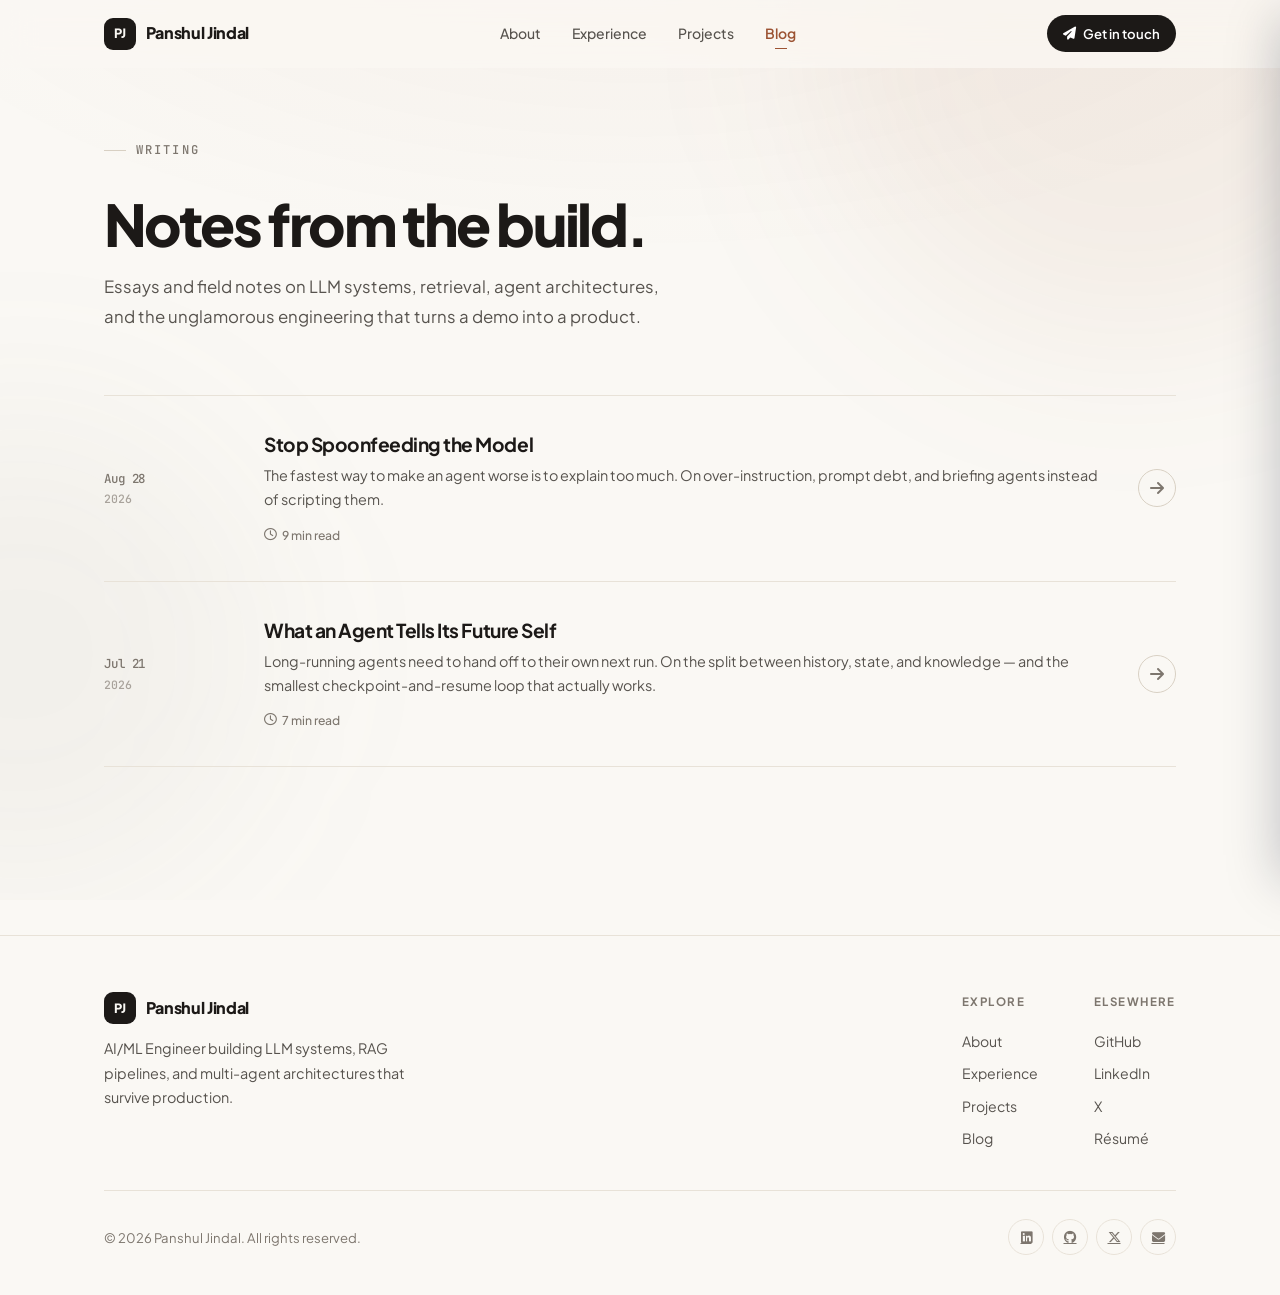
<file: blog.html>
<!DOCTYPE html>
<html lang="en">

<head>
  <meta charset="UTF-8" />
  <meta name="viewport" content="width=device-width, initial-scale=1.0" />
  <meta name="robots" content="index, follow" />
  <link rel="canonical" href="https://panshuljindal.com/blog.html" />
  <title>Blog | Panshul Jindal — Notes on AI systems &amp; engineering</title>
  <meta name="description" content="Essays and field notes on LLM systems, retrieval-augmented generation, multi-agent architectures, and shipping AI to production — by Panshul Jindal." />
  <meta name="author" content="Panshul Jindal" />
  <meta name="theme-color" content="#faf8f4" />

  <meta property="og:title" content="Blog | Panshul Jindal" />
  <meta property="og:description" content="Essays and field notes on LLM systems, RAG, multi-agent architectures, and shipping AI to production." />
  <meta property="og:type" content="website" />
  <meta property="og:url" content="https://panshuljindal.com/blog.html" />
  <meta property="og:image" content="https://panshuljindal.com/images/og-blog.jpg" />
  <meta property="og:image:width" content="1200" />
  <meta property="og:image:height" content="630" />
  <meta property="og:image:type" content="image/jpeg" />
  <meta name="twitter:card" content="summary_large_image" />
  <meta name="twitter:creator" content="@JindalPanshul" />
  <meta name="twitter:title" content="Blog | Panshul Jindal" />
  <meta name="twitter:description" content="Notes on LLM systems, RAG, and shipping AI to production." />
  <meta name="twitter:image" content="https://panshuljindal.com/images/og-blog.jpg" />

  <link rel="icon" href="favicon.ico" />
  <link rel="preconnect" href="https://fonts.googleapis.com" />
  <link rel="preconnect" href="https://fonts.gstatic.com" crossorigin />
  <link href="https://fonts.googleapis.com/css2?family=Plus+Jakarta+Sans:wght@400;500;600;700;800&family=JetBrains+Mono:wght@400;500&display=swap" rel="stylesheet" />
  <link rel="stylesheet" href="https://cdnjs.cloudflare.com/ajax/libs/font-awesome/6.7.2/css/all.min.css" />
  <link rel="stylesheet" href="css/site.css" />
  <link rel="stylesheet" href="css/blog.css" />
</head>

<body>
  <a class="skip-link" href="#main">Skip to content</a>
  <div class="progress" aria-hidden="true"></div>

  <div class="ambient" aria-hidden="true">
    <div class="orb orb-1"></div>
    <div class="orb orb-2"></div>
  </div>

  <!-- ============================================================ Nav -->
  <header class="nav">
    <div class="shell">
      <a class="brand" href="index.html" aria-label="Panshul Jindal — home">
        <span class="brand-mark">PJ</span>
        <span class="brand-text">Panshul Jindal</span>
      </a>
      <nav class="nav-links" aria-label="Primary">
        <a href="index.html#about">About</a>
        <a href="index.html#experience">Experience</a>
        <a href="index.html#projects">Projects</a>
        <a href="blog.html" class="is-active">Blog</a>
      </nav>
      <a class="nav-cta" href="index.html#contact"><i class="fas fa-paper-plane"></i> Get in touch</a>
      <button class="nav-toggle" id="navToggle" aria-label="Open menu" aria-expanded="false" aria-controls="drawer">
        <i class="fas fa-bars"></i>
      </button>
    </div>
  </header>

  <div class="scrim" id="scrim" aria-hidden="true"></div>
  <aside class="drawer" id="drawer" aria-label="Mobile menu">
    <div class="drawer-head">
      <span class="brand"><span class="brand-mark">PJ</span></span>
      <button class="drawer-close" id="drawerClose" aria-label="Close menu"><i class="fas fa-times"></i></button>
    </div>
    <nav>
      <a href="index.html#about">About <i class="fas fa-arrow-right"></i></a>
      <a href="index.html#experience">Experience <i class="fas fa-arrow-right"></i></a>
      <a href="index.html#projects">Projects <i class="fas fa-arrow-right"></i></a>
      <a href="blog.html">Blog <i class="fas fa-arrow-right"></i></a>
      <a href="index.html#contact">Contact <i class="fas fa-arrow-right"></i></a>
    </nav>
    <div class="drawer-foot">
      <a href="https://linkedin.com/in/panshul-jindal-392746199" target="_blank" rel="noopener" aria-label="LinkedIn"><i class="fab fa-linkedin"></i></a>
      <a href="https://github.com/panshuljindal" target="_blank" rel="noopener" aria-label="GitHub"><i class="fab fa-github"></i></a>
      <a href="https://x.com/JindalPanshul" target="_blank" rel="noopener" aria-label="X"><i class="fab fa-x-twitter"></i></a>
      <a href="mailto:panshuljindal@gmail.com" aria-label="Email"><i class="fas fa-envelope"></i></a>
    </div>
  </aside>

  <main id="main">
    <!-- ======================================================= Hero -->
    <section class="blog-hero">
      <div class="shell">
        <span class="eyebrow reveal">Writing</span>
        <h1 class="reveal" data-delay="70">Notes from the build.</h1>
        <p class="reveal" data-delay="140">
          Essays and field notes on LLM systems, retrieval, agent architectures, and
          the unglamorous engineering that turns a demo into a product.
        </p>

        <!-- Filters are generated from the data-tags on each post row.
             Add a new tag to a post and it appears here automatically. -->
        <div class="filters reveal" id="filters" data-delay="200">
          <button class="filter is-on" data-filter="all">All</button>
        </div>
      </div>
    </section>

    <!-- ====================================================== Posts -->
    <section class="section" style="padding-top:1.5rem">
      <div class="shell">
        <!-- ================================================================
             POST LIST
             To add a post: copy one <a class="post-row"> block below,
             point href at your new file in /blog, and edit the fields.
             `data-tags` drives the filter buttons above (space-separated).
             Keep newest first.
             ================================================================ -->
        <div class="posts" id="posts" data-stagger="90">

          <a class="post-row card reveal" href="blog/stop-spoonfeeding-the-model.html" data-track="blog:stop-spoonfeeding-the-model">
            <div class="post-when">
              Aug 28
              <span class="yr">2026</span>
            </div>
            <div class="post-main">
              <h2>Stop Spoonfeeding the Model</h2>
              <p>
                The fastest way to make an agent worse is to explain too much.
                On over-instruction, prompt debt, and briefing agents instead of
                scripting them.
              </p>
              <div class="post-meta">
                <span class="post-read"><i class="far fa-clock"></i> 9 min read</span>
              </div>
            </div>
            <span class="post-go"><i class="fas fa-arrow-right"></i></span>
          </a>

          <a class="post-row card reveal" href="blog/agent-to-self.html" data-track="blog:what-an-agent-tells-its-future-self">
            <div class="post-when">
              Jul 21
              <span class="yr">2026</span>
            </div>
            <div class="post-main">
              <h2>What an Agent Tells Its Future Self</h2>
              <p>
                Long-running agents need to hand off to their own next run. On the
                split between history, state, and knowledge — and the smallest
                checkpoint-and-resume loop that actually works.
              </p>
              <div class="post-meta">
                <span class="post-read"><i class="far fa-clock"></i> 7 min read</span>
              </div>
            </div>
            <span class="post-go"><i class="fas fa-arrow-right"></i></span>
          </a>

        </div>

        <!-- Shown by JS when a filter matches nothing -->
        <div class="empty" id="empty" hidden>
          <i class="far fa-folder-open"></i>
          <h3>Nothing here yet</h3>
          <p>No posts match that filter.</p>
        </div>
      </div>
    </section>
  </main>

  <!-- ========================================================= Footer -->
  <footer class="footer">
    <div class="shell">
      <div class="footer-top">
        <div class="footer-blurb">
          <a class="brand" href="index.html"><span class="brand-mark">PJ</span><span class="brand-text">Panshul Jindal</span></a>
          <p>AI/ML Engineer building LLM systems, RAG pipelines, and multi-agent architectures that survive production.</p>
        </div>
        <div class="footer-cols">
          <div class="footer-col">
            <h5>Explore</h5>
            <a href="index.html#about">About</a>
            <a href="index.html#experience">Experience</a>
            <a href="index.html#projects">Projects</a>
            <a href="blog.html">Blog</a>
          </div>
          <div class="footer-col">
            <h5>Elsewhere</h5>
            <a href="https://github.com/panshuljindal" target="_blank" rel="noopener">GitHub</a>
            <a href="https://linkedin.com/in/panshul-jindal-392746199" target="_blank" rel="noopener">LinkedIn</a>
            <a href="https://x.com/JindalPanshul" target="_blank" rel="noopener">X</a>
            <a href="Resume.pdf" target="_blank" rel="noopener">Résumé</a>
          </div>
        </div>
      </div>
      <div class="footer-bottom">
        <span>&copy; <span data-year>2026</span> Panshul Jindal. All rights reserved.</span>
        <div class="footer-social">
          <a href="https://linkedin.com/in/panshul-jindal-392746199" target="_blank" rel="noopener" aria-label="LinkedIn"><i class="fab fa-linkedin"></i></a>
          <a href="https://github.com/panshuljindal" target="_blank" rel="noopener" aria-label="GitHub"><i class="fab fa-github"></i></a>
          <a href="https://x.com/JindalPanshul" target="_blank" rel="noopener" aria-label="X"><i class="fab fa-x-twitter"></i></a>
          <a href="mailto:panshuljindal@gmail.com" aria-label="Email"><i class="fas fa-envelope"></i></a>
        </div>
      </div>
    </div>
  </footer>

  <script src="js/site.js" defer></script>
  <script>
    /* Tag filters, generated from each post's data-tags attribute. */
    document.addEventListener('DOMContentLoaded', function () {
      var wrap = document.getElementById('filters');
      var list = document.getElementById('posts');
      var empty = document.getElementById('empty');
      if (!wrap || !list) return;

      var rows = Array.prototype.slice.call(list.querySelectorAll('.post-row'));
      var tags = [];

      rows.forEach(function (row) {
        (row.dataset.tags || '').split(/\s+/).filter(Boolean).forEach(function (t) {
          if (tags.indexOf(t) === -1) tags.push(t);
        });
      });

      tags.sort().forEach(function (t) {
        var b = document.createElement('button');
        b.className = 'filter';
        b.dataset.filter = t;
        b.textContent = t;
        wrap.appendChild(b);
      });

      // A lone "All" button is noise — only show the bar once there's something
      // to filter by. .filters sets display:flex, which beats the hidden attribute.
      if (!tags.length) { wrap.style.display = 'none'; return; }

      wrap.addEventListener('click', function (e) {
        var btn = e.target.closest('.filter');
        if (!btn) return;

        wrap.querySelectorAll('.filter').forEach(function (b) { b.classList.toggle('is-on', b === btn); });

        var want = btn.dataset.filter;
        var shown = 0;

        rows.forEach(function (row) {
          var has = want === 'all' || (row.dataset.tags || '').split(/\s+/).indexOf(want) !== -1;
          row.classList.toggle('is-hidden', !has);
          if (has) shown++;
        });

        if (empty) empty.hidden = shown > 0;
      });
    });
  </script>
</body>

</html>
</file>
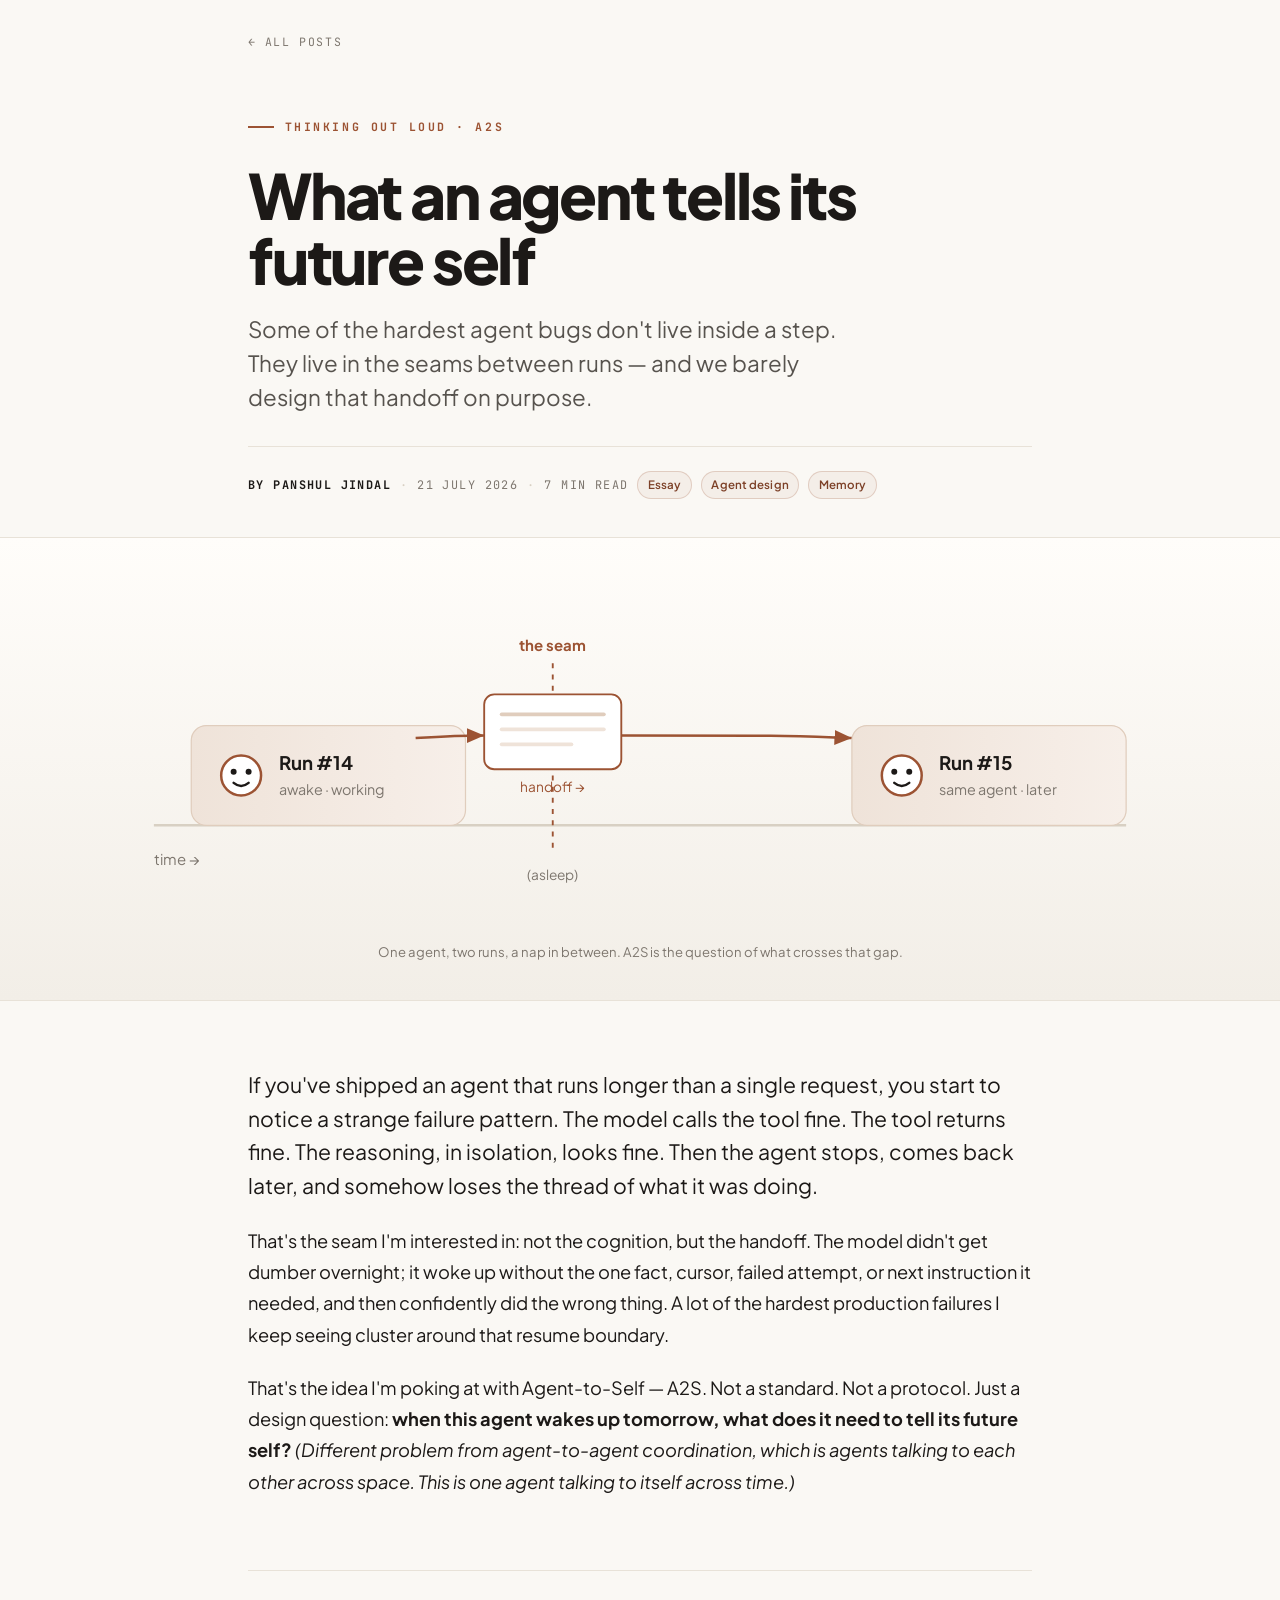
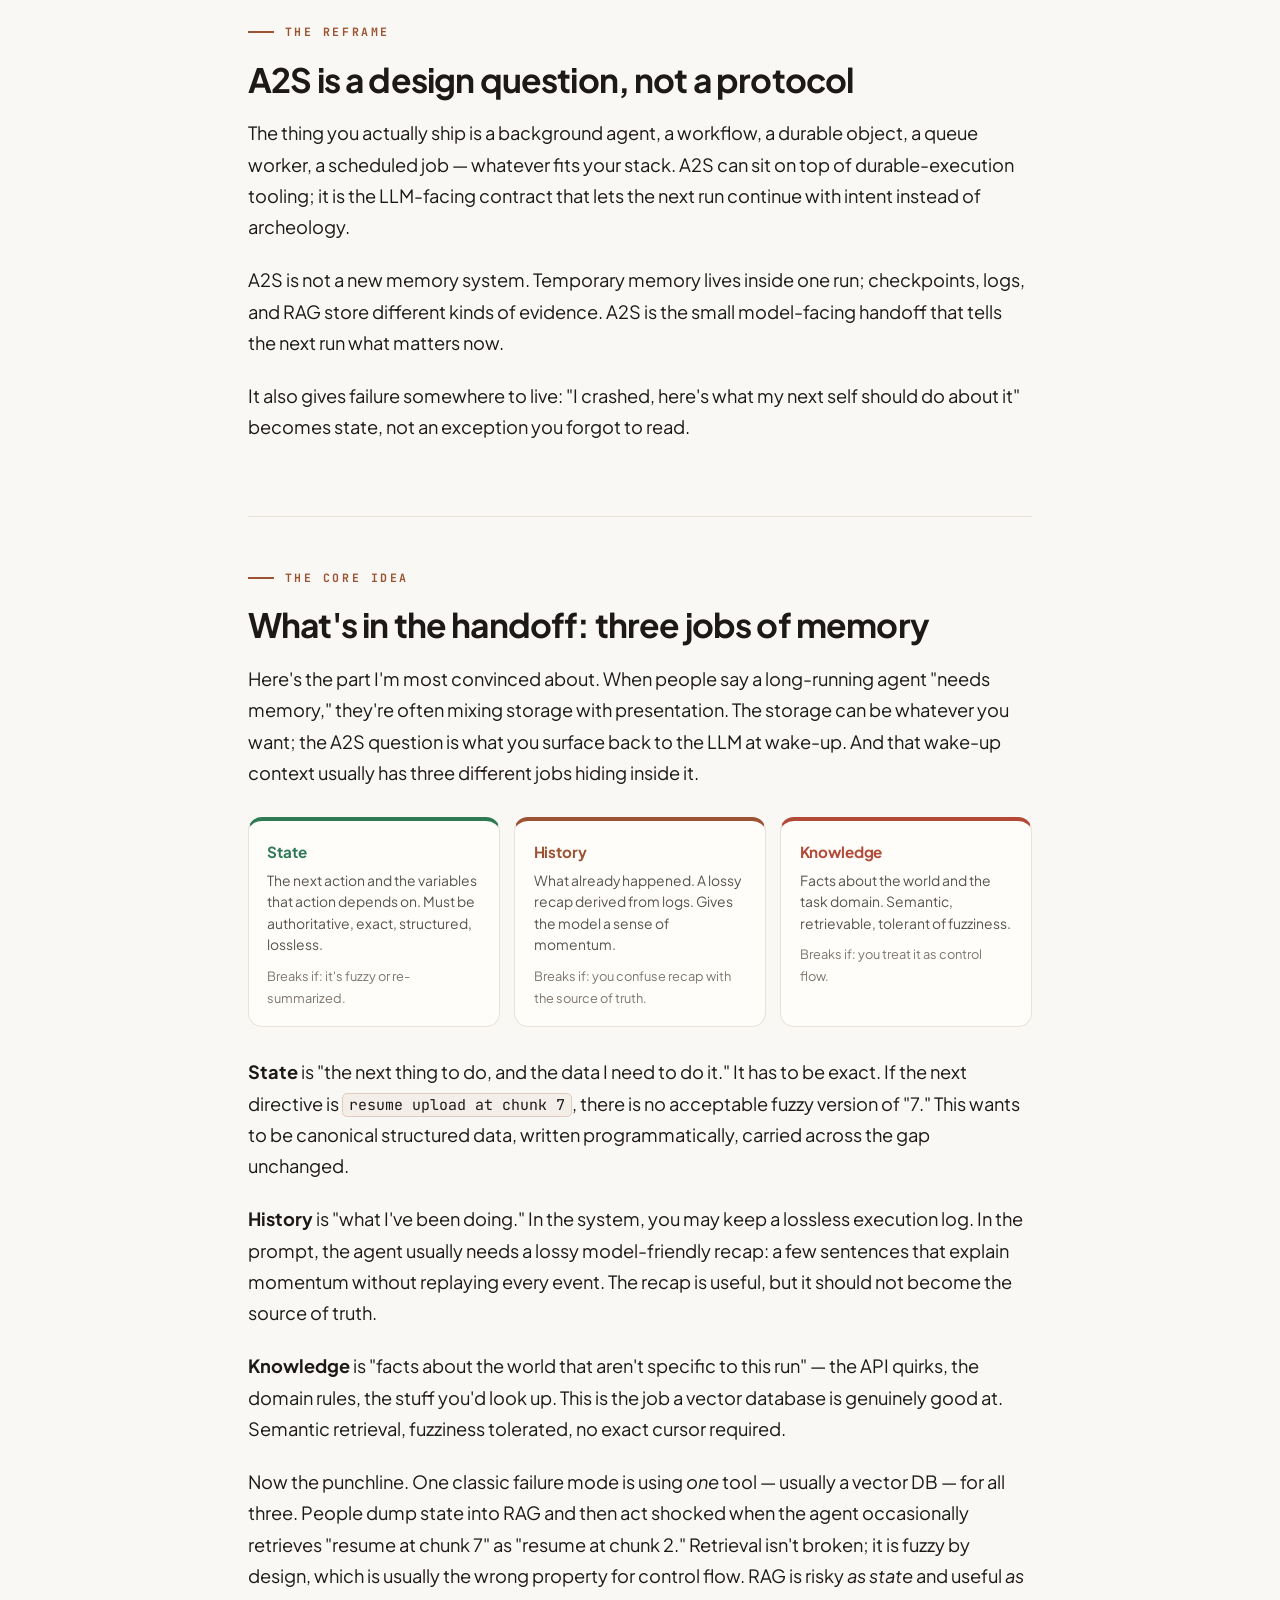
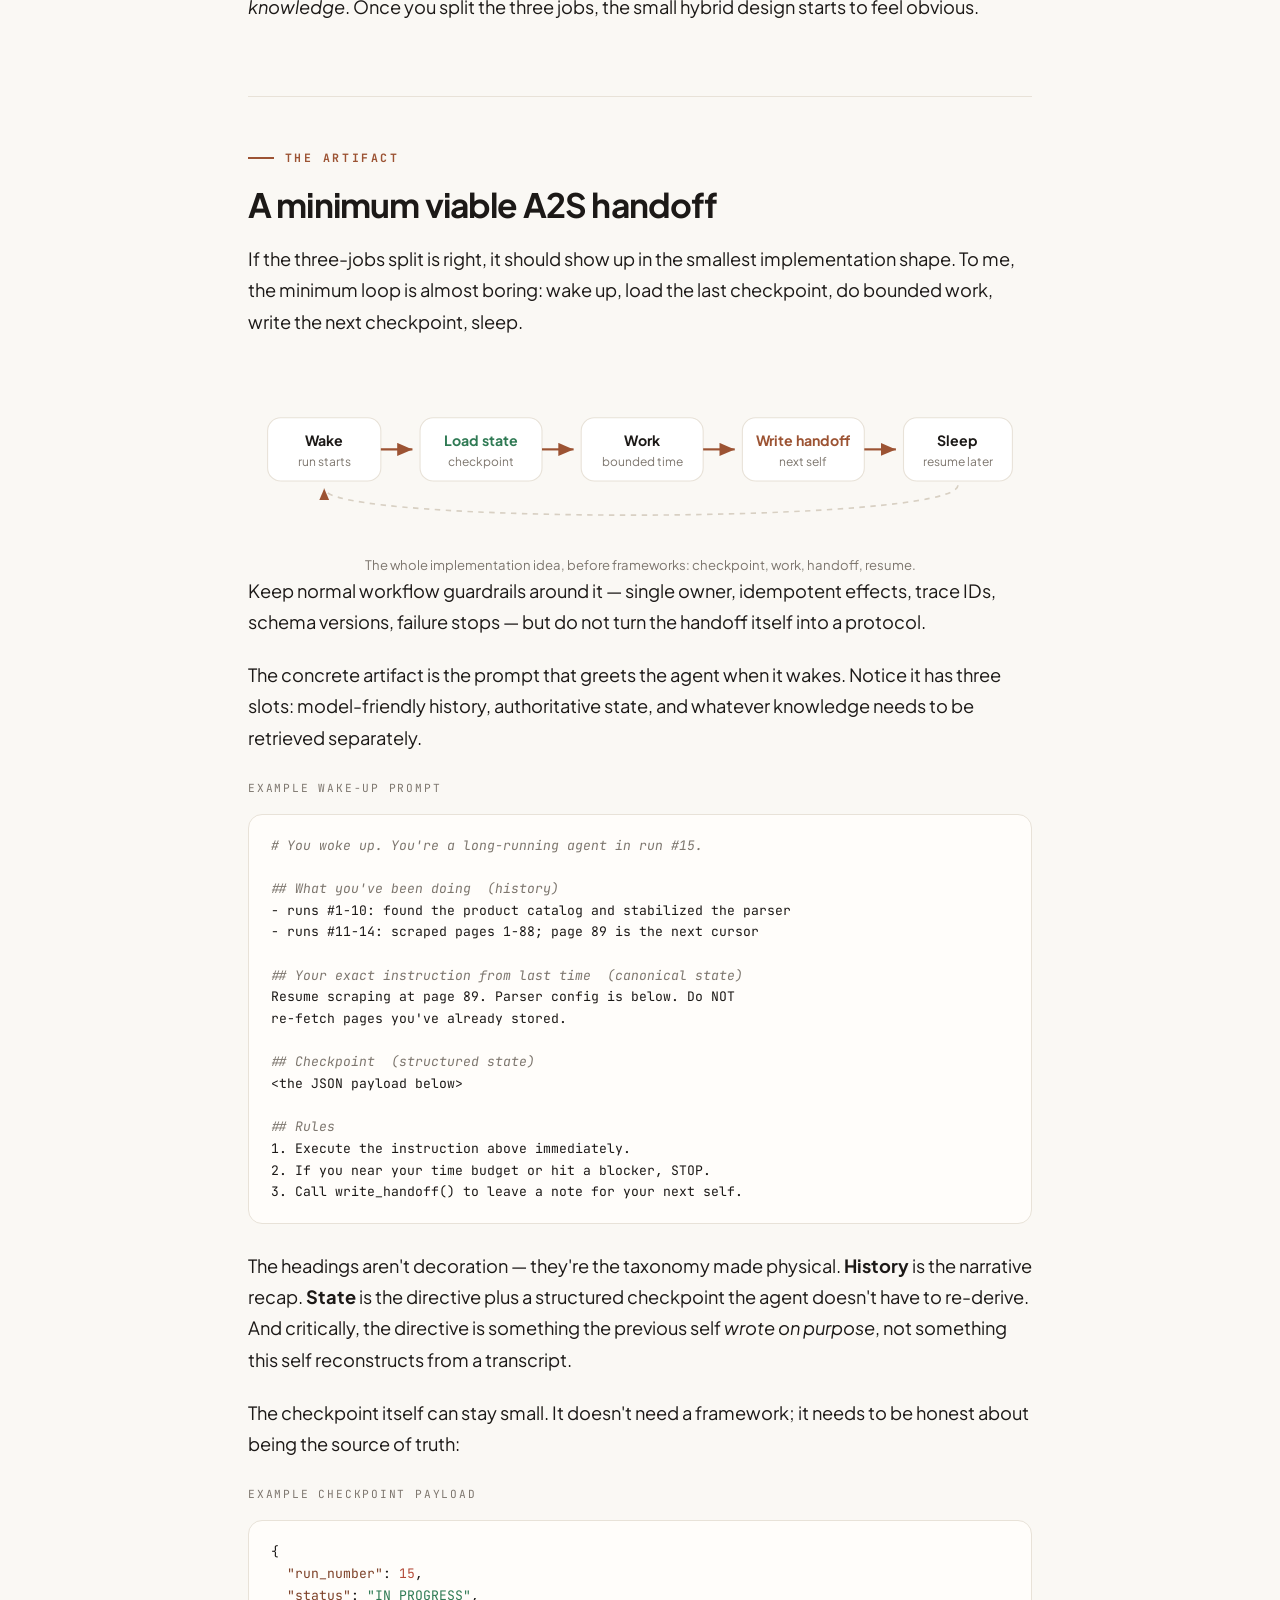
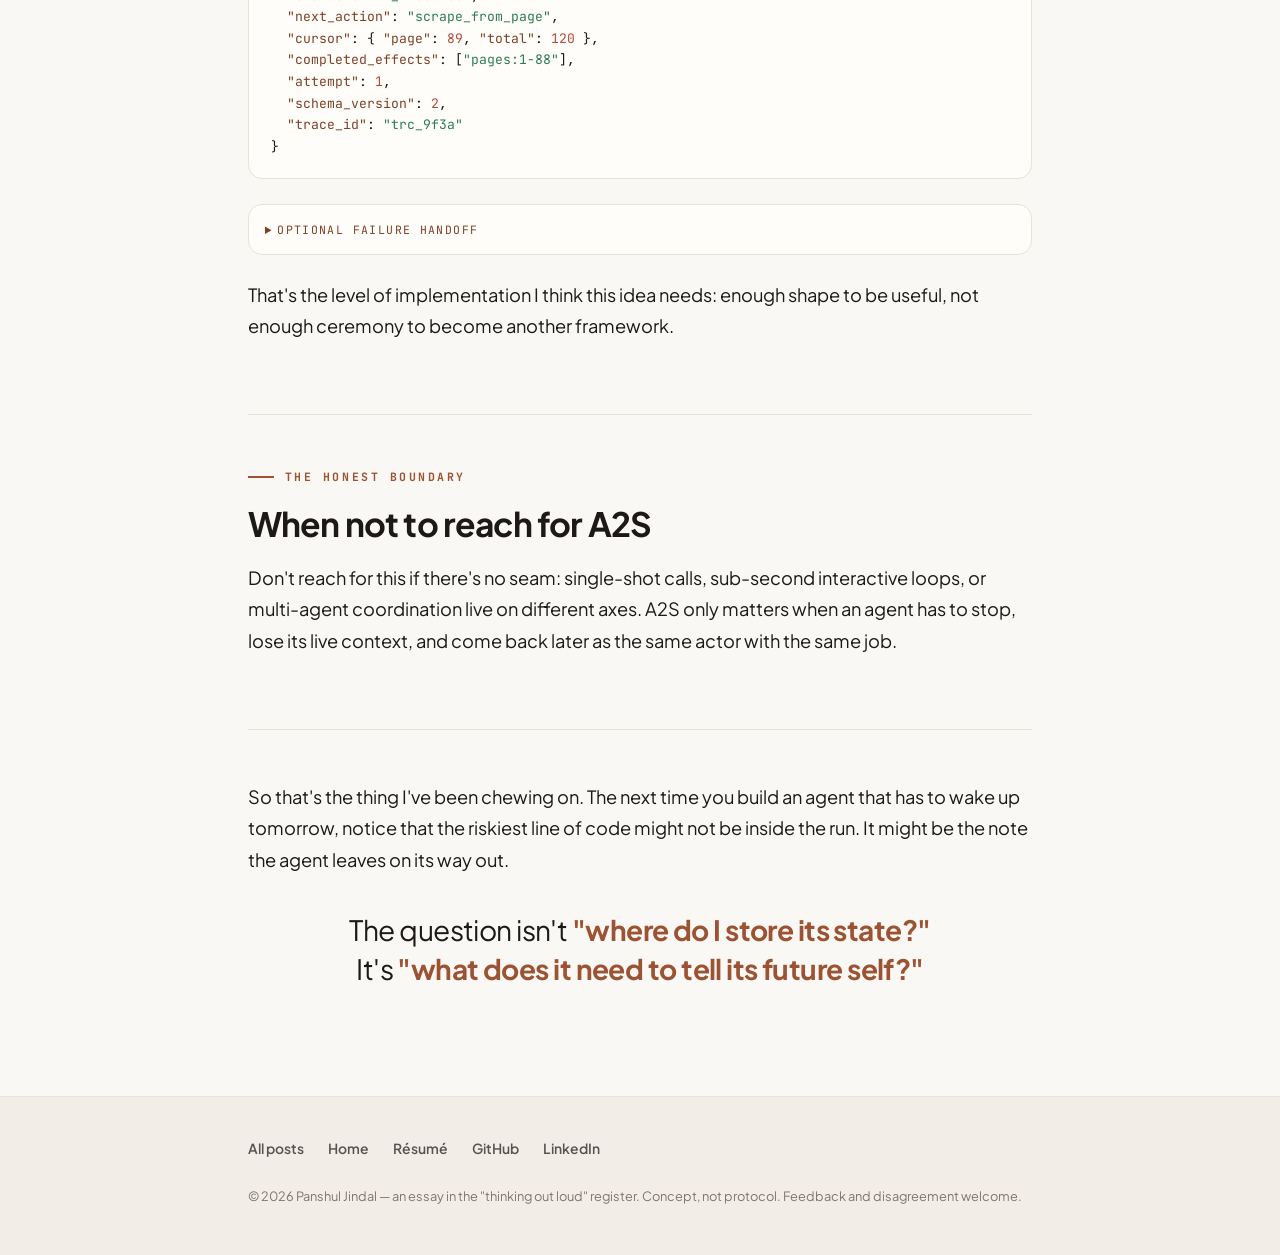
<file: blog/agent-to-self.html>
<!DOCTYPE html>
<html lang="en">
<head>
<meta charset="UTF-8" />
<meta name="viewport" content="width=device-width, initial-scale=1.0" />
<title>What an Agent Tells Its Future Self</title>
<meta name="description" content="A2S (Agent-to-Self) is a design question for long-running agents: what does an agent need to tell its future self across the seam between runs?" />
<meta name="author" content="Panshul Jindal" />
<meta name="theme-color" content="#faf8f4" />
<link rel="canonical" href="https://panshuljindal.com/blog/agent-to-self.html" />

<!-- Open Graph -->
<meta property="og:title" content="What an Agent Tells Its Future Self" />
<meta property="og:description" content="A2S (Agent-to-Self) is a design question for long-running agents: what does an agent need to tell its future self across the seam between runs?" />
<meta property="og:type" content="article" />
<meta property="og:url" content="https://panshuljindal.com/blog/agent-to-self.html" />
<meta property="og:site_name" content="Panshul Jindal" />
<meta property="og:locale" content="en_US" />
<meta property="og:image" content="https://panshuljindal.com/images/og-agent-to-self.jpg" />
<meta property="og:image:width" content="1200" />
<meta property="og:image:height" content="630" />
<meta property="og:image:type" content="image/jpeg" />
<meta property="og:image:alt" content="What an Agent Tells Its Future Self — an essay by Panshul Jindal" />
<meta property="article:published_time" content="2026-07-21" />
<meta property="article:author" content="Panshul Jindal" />

<!-- Twitter -->
<meta name="twitter:card" content="summary_large_image" />
<meta name="twitter:site" content="@JindalPanshul" />
<meta name="twitter:creator" content="@JindalPanshul" />
<meta name="twitter:title" content="What an Agent Tells Its Future Self" />
<meta name="twitter:description" content="A2S (Agent-to-Self) is a design question for long-running agents: what does an agent need to tell its future self across the seam between runs?" />
<meta name="twitter:image" content="https://panshuljindal.com/images/og-agent-to-self.jpg" />

<script type="application/ld+json">
{
  "@context": "https://schema.org",
  "@type": "BlogPosting",
  "headline": "What an Agent Tells Its Future Self",
  "description": "A2S (Agent-to-Self) is a design question for long-running agents: what does an agent need to tell its future self across the seam between runs?",
  "datePublished": "2026-07-21",
  "author": { "@type": "Person", "name": "Panshul Jindal", "url": "https://panshuljindal.com" },
  "publisher": { "@type": "Person", "name": "Panshul Jindal" },
  "mainEntityOfPage": "https://panshuljindal.com/blog/agent-to-self.html",
  "image": "https://panshuljindal.com/images/og-agent-to-self.jpg",
  "keywords": ["AI Engineering", "LLM", "Agents", "Agent Memory", "Durable Execution"]
}
</script>

<meta name="color-scheme" content="light" />
<link rel="preconnect" href="https://fonts.googleapis.com" />
<link rel="preconnect" href="https://fonts.gstatic.com" crossorigin />
<link href="https://fonts.googleapis.com/css2?family=Plus+Jakarta+Sans:wght@400;500;600;700;800&family=JetBrains+Mono:wght@400;500;700&display=swap" rel="stylesheet" />
<link rel="stylesheet" href="../css/post.css" />

<style>
  /* The one component unique to this piece: the three-jobs legend. */
  .jobs { display: grid; grid-template-columns: 1fr; gap: .9rem; margin: 1.8rem 0; }
  @media (min-width: 640px) { .jobs { grid-template-columns: repeat(3, 1fr); } }
  .jobcard {
    border: 1px solid var(--line);
    border-top: 4px solid var(--accent);
    border-radius: var(--r-md);
    padding: 1.1rem 1.15rem;
    background: var(--paper-raise);
  }
  .jobcard.state { border-top-color: var(--plus); }
  .jobcard.history { border-top-color: var(--accent); }
  .jobcard.knowledge { border-top-color: var(--minus); }
  .jobcard .role { font-weight: 700; font-size: .95rem; letter-spacing: -.01em; margin-bottom: .3rem; }
  .jobcard.state .role { color: var(--plus); }
  .jobcard.history .role { color: var(--accent); }
  .jobcard.knowledge .role { color: var(--minus); }
  .jobcard .desc { font-size: .87rem; line-height: 1.55; color: var(--ink-soft); }
  .jobcard .breaks { font-size: .8rem; color: var(--ink-faint); margin-top: .55rem; }
  .loop-caption { font-size: .82rem; color: var(--ink-faint); text-align: center; margin-top: .7rem; }
</style>
</head>

<body>

<div class="wrap">
  <a class="backlink" href="../blog.html" data-track="post:back-to-blog">
    <span aria-hidden="true">←</span> All posts
  </a>
</div>

<header class="hero">
  <div class="wrap">
    <p class="eyebrow">Thinking out loud · A2S</p>
    <h1>What an agent tells its future self</h1>
    <p class="deck">
      Some of the hardest agent bugs don't live inside a step. They live in the
      seams between runs — and we barely design that handoff on purpose.
    </p>
    <div class="byline">
      <span class="who">By Panshul Jindal</span>
      <span class="sep">·</span>
      <span>21 July 2026</span>
      <span class="sep">·</span>
      <span>7 min read</span>
      <span class="tag">Essay</span>
      <span class="tag">Agent design</span>
      <span class="tag">Memory</span>
    </div>
  </div>
</header>

<div class="hero-art">
  <div class="wide">
    <figure>
      <!-- Two agent runs with a handoff note crossing the seam between them. -->
      <svg viewBox="0 0 860 280" role="img" aria-label="An agent runs, sleeps, then wakes — passing a handoff note across the seam to its future self.">
        <defs>
          <linearGradient id="runGrad" x1="0" y1="0" x2="1" y2="0">
            <stop offset="0" stop-color="#efe3d9"/>
            <stop offset="1" stop-color="#f7efe9"/>
          </linearGradient>
          <marker id="arrow" markerWidth="10" markerHeight="10" refX="7" refY="3" orient="auto">
            <path d="M0,0 L7,3 L0,6 Z" fill="#9c5333"/>
          </marker>
        </defs>

        <!-- timeline -->
        <line x1="40" y1="200" x2="820" y2="200" stroke="#d8d0c3" stroke-width="2"/>
        <text x="40" y="232" font-family="Plus Jakarta Sans,sans-serif" font-size="12" fill="#7d766e">time →</text>

        <!-- run 1 -->
        <rect x="70" y="120" width="220" height="80" rx="12" fill="url(#runGrad)" stroke="#e0cdbd"/>
        <circle cx="110" cy="160" r="16" fill="#fff" stroke="#9c5333" stroke-width="2"/>
        <circle cx="104" cy="157" r="2.4" fill="#1c1917"/><circle cx="116" cy="157" r="2.4" fill="#1c1917"/>
        <path d="M104,166 q6,5 12,0" stroke="#1c1917" stroke-width="2" fill="none" stroke-linecap="round"/>
        <text x="140" y="156" font-family="Plus Jakarta Sans,sans-serif" font-size="15" font-weight="700" fill="#1c1917">Run #14</text>
        <text x="140" y="176" font-family="Plus Jakarta Sans,sans-serif" font-size="11.5" fill="#7d766e">awake · working</text>

        <!-- the seam -->
        <line x1="360" y1="70" x2="360" y2="220" stroke="#9c5333" stroke-width="1.5" stroke-dasharray="4 5"/>
        <text x="360" y="60" text-anchor="middle" font-family="Plus Jakarta Sans,sans-serif" font-size="12" font-weight="700" fill="#9c5333">the seam</text>
        <text x="360" y="244" text-anchor="middle" font-family="Plus Jakarta Sans,sans-serif" font-size="11" fill="#7d766e">(asleep)</text>

        <!-- handoff note -->
        <g transform="translate(305,95)">
          <rect x="0" y="0" width="110" height="60" rx="8" fill="#fff" stroke="#9c5333" stroke-width="1.5"/>
          <line x1="14" y1="16" x2="96" y2="16" stroke="#e0cdbd" stroke-width="3" stroke-linecap="round"/>
          <line x1="14" y1="28" x2="96" y2="28" stroke="#efe3d9" stroke-width="3" stroke-linecap="round"/>
          <line x1="14" y1="40" x2="70" y2="40" stroke="#efe3d9" stroke-width="3" stroke-linecap="round"/>
          <text x="55" y="78" text-anchor="middle" font-family="Plus Jakarta Sans,sans-serif" font-size="11" fill="#9c5333">handoff →</text>
        </g>
        <path d="M250,130 C285,128 290,128 305,128" stroke="#9c5333" stroke-width="2" fill="none" marker-end="url(#arrow)"/>
        <path d="M415,128 C560,128 545,128 600,130" stroke="#9c5333" stroke-width="2" fill="none" marker-end="url(#arrow)"/>

        <!-- run 2 -->
        <rect x="600" y="120" width="220" height="80" rx="12" fill="url(#runGrad)" stroke="#e0cdbd"/>
        <circle cx="640" cy="160" r="16" fill="#fff" stroke="#9c5333" stroke-width="2"/>
        <circle cx="634" cy="157" r="2.4" fill="#1c1917"/><circle cx="646" cy="157" r="2.4" fill="#1c1917"/>
        <path d="M634,166 q6,5 12,0" stroke="#1c1917" stroke-width="2" fill="none" stroke-linecap="round"/>
        <text x="670" y="156" font-family="Plus Jakarta Sans,sans-serif" font-size="15" font-weight="700" fill="#1c1917">Run #15</text>
        <text x="670" y="176" font-family="Plus Jakarta Sans,sans-serif" font-size="11.5" fill="#7d766e">same agent · later</text>
      </svg>
      <figcaption>One agent, two runs, a nap in between. A2S is the question of what crosses that gap.</figcaption>
    </figure>
  </div>
</div>

<article>
  <div class="wrap" data-article>

    <section id="seam">
      <p class="lead">If you've shipped an agent that runs longer than a single request, you start to notice a strange failure pattern. The model calls the tool fine. The tool returns fine. The reasoning, in isolation, looks fine. Then the agent stops, comes back later, and somehow loses the thread of what it was doing.</p>

      <p>That's the seam I'm interested in: not the cognition, but the handoff. The model didn't get dumber overnight; it woke up without the one fact, cursor, failed attempt, or next instruction it needed, and then confidently did the wrong thing. A lot of the hardest production failures I keep seeing cluster around that resume boundary.</p>

      <p>That's the idea I'm poking at with Agent-to-Self — A2S. Not a standard. Not a protocol. Just a design question: <strong>when this agent wakes up tomorrow, what does it need to tell its future self?</strong> <em>(Different problem from agent-to-agent coordination, which is agents talking to each other across space. This is one agent talking to itself across time.)</em></p>
    </section>

    <section id="concept">
      <p class="eyebrow">The reframe</p>
      <h2>A2S is a design question, not a protocol</h2>

      <p>The thing you actually ship is a background agent, a workflow, a durable object, a queue worker, a scheduled job — whatever fits your stack. A2S can sit on top of durable-execution tooling; it is the LLM-facing contract that lets the next run continue with intent instead of archeology.</p>

      <p>A2S is not a new memory system. Temporary memory lives inside one run; checkpoints, logs, and RAG store different kinds of evidence. A2S is the small model-facing handoff that tells the next run what matters now.</p>

      <p>It also gives failure somewhere to live: "I crashed, here's what my next self should do about it" becomes state, not an exception you forgot to read.</p>
    </section>

    <section id="three-jobs">
      <p class="eyebrow">The core idea</p>
      <h2>What's in the handoff: three jobs of memory</h2>

      <p>Here's the part I'm most convinced about. When people say a long-running agent "needs memory," they're often mixing storage with presentation. The storage can be whatever you want; the A2S question is what you surface back to the LLM at wake-up. And that wake-up context usually has three different jobs hiding inside it.</p>

      <div class="jobs">
        <div class="jobcard state">
          <div class="role">State</div>
          <div class="desc">The next action and the variables that action depends on. Must be authoritative, exact, structured, lossless.</div>
          <div class="breaks">Breaks if: it's fuzzy or re-summarized.</div>
        </div>
        <div class="jobcard history">
          <div class="role">History</div>
          <div class="desc">What already happened. A lossy recap derived from logs. Gives the model a sense of momentum.</div>
          <div class="breaks">Breaks if: you confuse recap with the source of truth.</div>
        </div>
        <div class="jobcard knowledge">
          <div class="role">Knowledge</div>
          <div class="desc">Facts about the world and the task domain. Semantic, retrievable, tolerant of fuzziness.</div>
          <div class="breaks">Breaks if: you treat it as control flow.</div>
        </div>
      </div>

      <p><strong>State</strong> is "the next thing to do, and the data I need to do it." It has to be exact. If the next directive is <code class="inline">resume upload at chunk 7</code>, there is no acceptable fuzzy version of "7." This wants to be canonical structured data, written programmatically, carried across the gap unchanged.</p>

      <p><strong>History</strong> is "what I've been doing." In the system, you may keep a lossless execution log. In the prompt, the agent usually needs a lossy model-friendly recap: a few sentences that explain momentum without replaying every event. The recap is useful, but it should not become the source of truth.</p>

      <p><strong>Knowledge</strong> is "facts about the world that aren't specific to this run" — the API quirks, the domain rules, the stuff you'd look up. This is the job a vector database is genuinely good at. Semantic retrieval, fuzziness tolerated, no exact cursor required.</p>

      <p>Now the punchline. One classic failure mode is using <em>one</em> tool — usually a vector DB — for all three. People dump state into RAG and then act shocked when the agent occasionally retrieves "resume at chunk 7" as "resume at chunk 2." Retrieval isn't broken; it is fuzzy by design, which is usually the wrong property for control flow. RAG is risky <em>as state</em> and useful <em>as knowledge</em>. Once you split the three jobs, the small hybrid design starts to feel obvious.</p>
    </section>

    <section id="shape">
      <p class="eyebrow">The artifact</p>
      <h2>A minimum viable A2S handoff</h2>

      <p>If the three-jobs split is right, it should show up in the smallest implementation shape. To me, the minimum loop is almost boring: wake up, load the last checkpoint, do bounded work, write the next checkpoint, sleep.</p>

      <figure>
        <svg viewBox="0 0 720 170" role="img" aria-label="Minimum A2S loop: wake, load checkpoint, bounded work, write handoff, sleep.">
          <defs>
            <marker id="loopArrow" markerWidth="10" markerHeight="10" refX="7" refY="3" orient="auto">
              <path d="M0,0 L7,3 L0,6 Z" fill="#9c5333"/>
            </marker>
          </defs>
          <rect x="18" y="54" width="104" height="58" rx="12" fill="#fff" stroke="#e8e2d8"/>
          <rect x="158" y="54" width="112" height="58" rx="12" fill="#fff" stroke="#e8e2d8"/>
          <rect x="306" y="54" width="112" height="58" rx="12" fill="#fff" stroke="#e8e2d8"/>
          <rect x="454" y="54" width="112" height="58" rx="12" fill="#fff" stroke="#e8e2d8"/>
          <rect x="602" y="54" width="100" height="58" rx="12" fill="#fff" stroke="#e8e2d8"/>
          <text x="70" y="80" text-anchor="middle" font-family="Plus Jakarta Sans,sans-serif" font-size="13" font-weight="700" fill="#1c1917">Wake</text>
          <text x="70" y="98" text-anchor="middle" font-family="Plus Jakarta Sans,sans-serif" font-size="11" fill="#7d766e">run starts</text>
          <text x="214" y="80" text-anchor="middle" font-family="Plus Jakarta Sans,sans-serif" font-size="13" font-weight="700" fill="#2f7a54">Load state</text>
          <text x="214" y="98" text-anchor="middle" font-family="Plus Jakarta Sans,sans-serif" font-size="11" fill="#7d766e">checkpoint</text>
          <text x="362" y="80" text-anchor="middle" font-family="Plus Jakarta Sans,sans-serif" font-size="13" font-weight="700" fill="#1c1917">Work</text>
          <text x="362" y="98" text-anchor="middle" font-family="Plus Jakarta Sans,sans-serif" font-size="11" fill="#7d766e">bounded time</text>
          <text x="510" y="80" text-anchor="middle" font-family="Plus Jakarta Sans,sans-serif" font-size="13" font-weight="700" fill="#9c5333">Write handoff</text>
          <text x="510" y="98" text-anchor="middle" font-family="Plus Jakarta Sans,sans-serif" font-size="11" fill="#7d766e">next self</text>
          <text x="652" y="80" text-anchor="middle" font-family="Plus Jakarta Sans,sans-serif" font-size="13" font-weight="700" fill="#1c1917">Sleep</text>
          <text x="652" y="98" text-anchor="middle" font-family="Plus Jakarta Sans,sans-serif" font-size="11" fill="#7d766e">resume later</text>
          <path d="M122,83 H151" stroke="#9c5333" stroke-width="2" marker-end="url(#loopArrow)"/>
          <path d="M270,83 H299" stroke="#9c5333" stroke-width="2" marker-end="url(#loopArrow)"/>
          <path d="M418,83 H447" stroke="#9c5333" stroke-width="2" marker-end="url(#loopArrow)"/>
          <path d="M566,83 H595" stroke="#9c5333" stroke-width="2" marker-end="url(#loopArrow)"/>
          <path d="M652,116 C652,152 70,152 70,119" stroke="#d8d0c3" stroke-width="1.5" fill="none" stroke-dasharray="5 5" marker-end="url(#loopArrow)"/>
        </svg>
        <figcaption class="loop-caption">The whole implementation idea, before frameworks: checkpoint, work, handoff, resume.</figcaption>
      </figure>

      <p>Keep normal workflow guardrails around it — single owner, idempotent effects, trace IDs, schema versions, failure stops — but do not turn the handoff itself into a protocol.</p>

      <p>The concrete artifact is the prompt that greets the agent when it wakes. Notice it has three slots: model-friendly history, authoritative state, and whatever knowledge needs to be retrieved separately.</p>

      <p class="code-caption">Example wake-up prompt</p>
      <pre aria-label="Example wake-up prompt"><span class="c-com"># You woke up. You're a long-running agent in run #15.</span>

<span class="c-com">## What you've been doing  (history)</span>
- runs #1-10: found the product catalog and stabilized the parser
- runs #11-14: scraped pages 1-88; page 89 is the next cursor

<span class="c-com">## Your exact instruction from last time  (canonical state)</span>
Resume scraping at page 89. Parser config is below. Do NOT
re-fetch pages you've already stored.

<span class="c-com">## Checkpoint  (structured state)</span>
&lt;the JSON payload below&gt;

<span class="c-com">## Rules</span>
1. Execute the instruction above immediately.
2. If you near your time budget or hit a blocker, STOP.
3. Call write_handoff() to leave a note for your next self.</pre>

      <p>The headings aren't decoration — they're the taxonomy made physical. <strong>History</strong> is the narrative recap. <strong>State</strong> is the directive plus a structured checkpoint the agent doesn't have to re-derive. And critically, the directive is something the previous self <em>wrote on purpose</em>, not something this self reconstructs from a transcript.</p>

      <p>The checkpoint itself can stay small. It doesn't need a framework; it needs to be honest about being the source of truth:</p>

      <p class="code-caption">Example checkpoint payload</p>
      <pre aria-label="Example checkpoint payload">{
  <span class="c-key">"run_number"</span>: <span class="c-num">15</span>,
  <span class="c-key">"status"</span>: <span class="c-str">"IN_PROGRESS"</span>,
  <span class="c-key">"next_action"</span>: <span class="c-str">"scrape_from_page"</span>,
  <span class="c-key">"cursor"</span>: { <span class="c-key">"page"</span>: <span class="c-num">89</span>, <span class="c-key">"total"</span>: <span class="c-num">120</span> },
  <span class="c-key">"completed_effects"</span>: [<span class="c-str">"pages:1-88"</span>],
  <span class="c-key">"attempt"</span>: <span class="c-num">1</span>,
  <span class="c-key">"schema_version"</span>: <span class="c-num">2</span>,
  <span class="c-key">"trace_id"</span>: <span class="c-str">"trc_9f3a"</span>
}</pre>

      <details class="example-detail">
        <summary>Optional failure handoff</summary>
        <pre aria-label="Example failure handoff">{
  <span class="c-key">"run_number"</span>: <span class="c-num">15</span>,
  <span class="c-key">"status"</span>: <span class="c-str">"FAILED"</span>,
  <span class="c-key">"next_action"</span>: <span class="c-str">"request_human_review"</span>,
  <span class="c-key">"last_error"</span>: <span class="c-str">"Parser returned empty body twice on page 89"</span>,
  <span class="c-key">"attempt"</span>: <span class="c-num">3</span>,
  <span class="c-key">"retry_after"</span>: <span class="c-str">null</span>,
  <span class="c-key">"schema_version"</span>: <span class="c-num">2</span>,
  <span class="c-key">"trace_id"</span>: <span class="c-str">"trc_9f3a"</span>
}</pre>
      </details>

      <p>That's the level of implementation I think this idea needs: enough shape to be useful, not enough ceremony to become another framework.</p>
    </section>

    <section id="when-not">
      <p class="eyebrow">The honest boundary</p>
      <h2>When not to reach for A2S</h2>

      <p>Don't reach for this if there's no seam: single-shot calls, sub-second interactive loops, or multi-agent coordination live on different axes. A2S only matters when an agent has to stop, lose its live context, and come back later as the same actor with the same job.</p>
    </section>

    <section id="closing">
      <p>So that's the thing I've been chewing on. The next time you build an agent that has to wake up tomorrow, notice that the riskiest line of code might not be inside the run. It might be the note the agent leaves on its way out.</p>

      <p class="takeaway">The question isn't <span class="accent">"where do I store its state?"</span><br/>It's <span class="accent">"what does it need to tell its future self?"</span></p>
    </section>

  </div>
</article>

<footer class="post-foot">
  <div class="wrap">
    <nav class="post-foot-nav" aria-label="Post footer">
      <a href="../blog.html">All posts</a>
      <a href="../index.html">Home</a>
      <a href="../Resume.pdf" target="_blank" rel="noopener" data-track="post:resume">Résumé</a>
      <a href="https://github.com/panshuljindal" target="_blank" rel="noopener">GitHub</a>
      <a href="https://linkedin.com/in/panshul-jindal-392746199" target="_blank" rel="noopener">LinkedIn</a>
    </nav>
    <p class="copy">© <span data-year>2026</span> Panshul Jindal — an essay in the "thinking out loud" register. Concept, not protocol. Feedback and disagreement welcome.</p>
  </div>
</footer>

<script src="../js/site.js" defer></script>
</body>
</html>
</file>
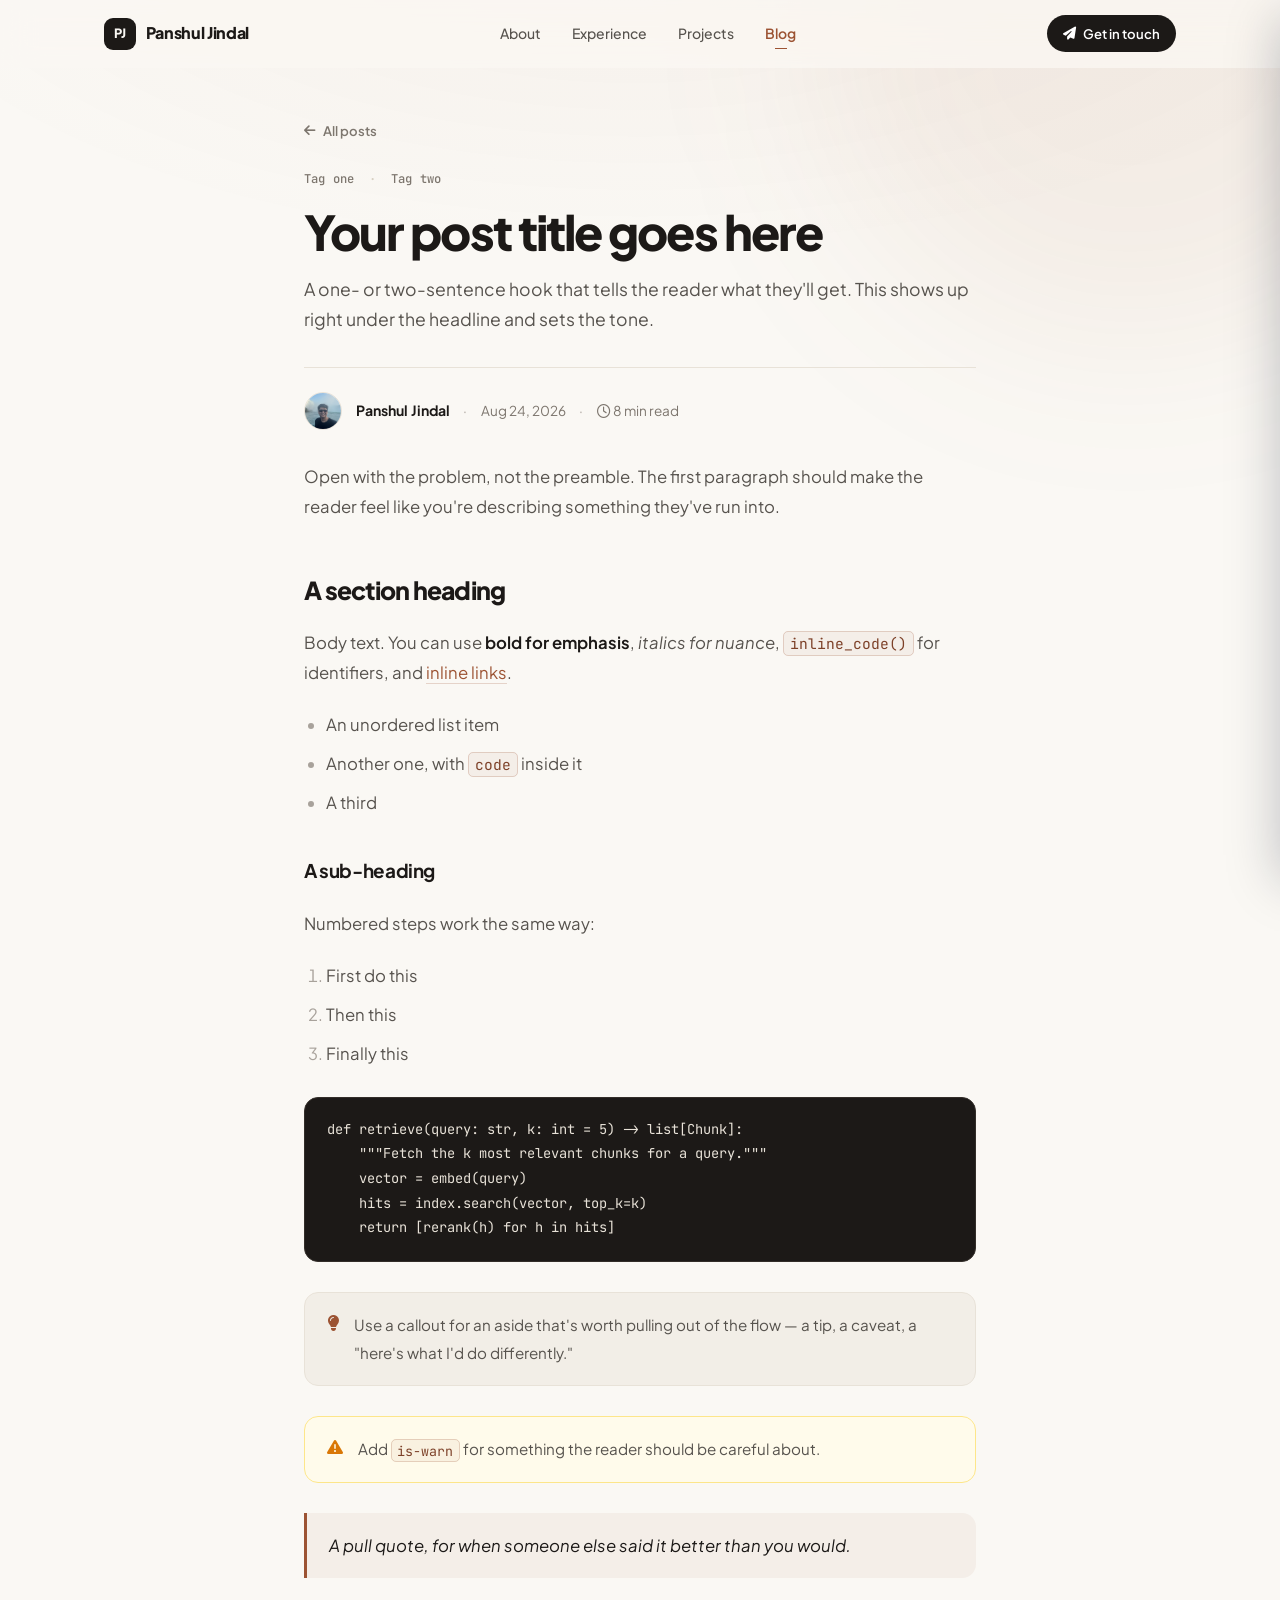
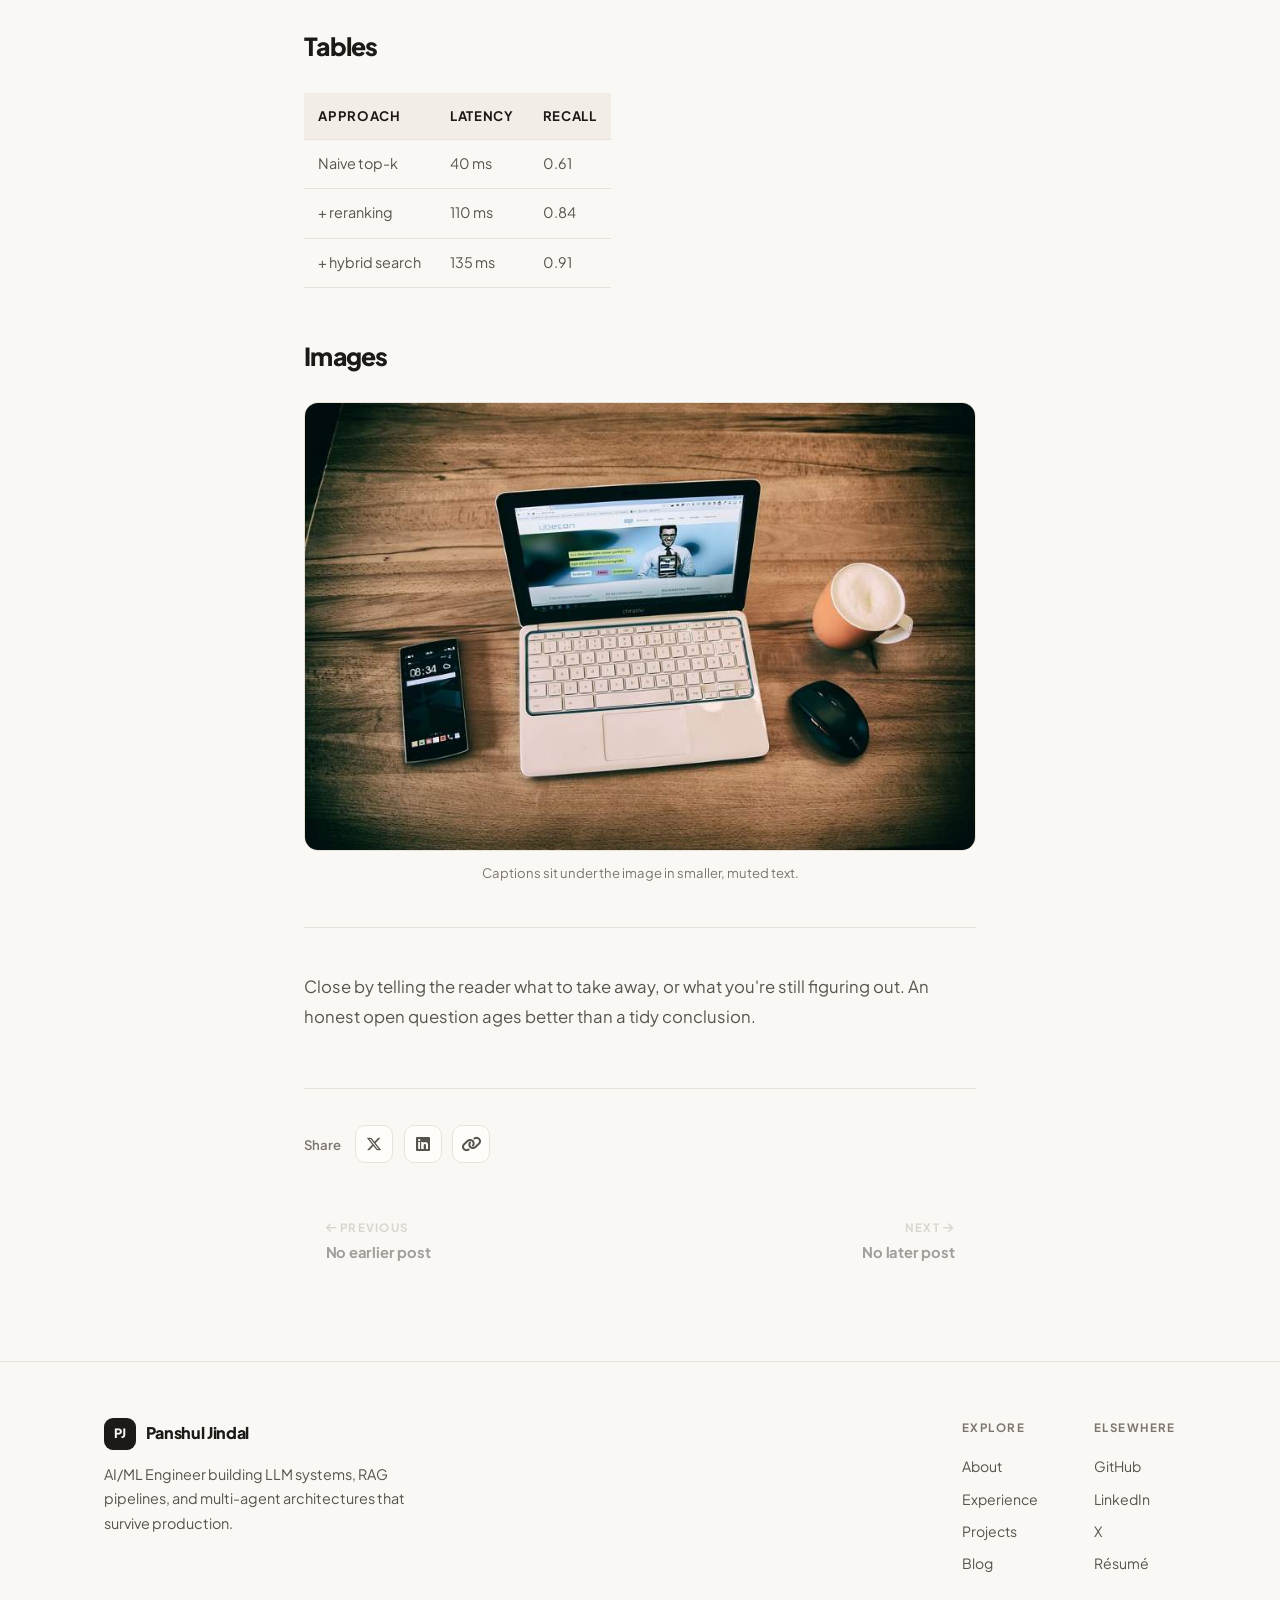
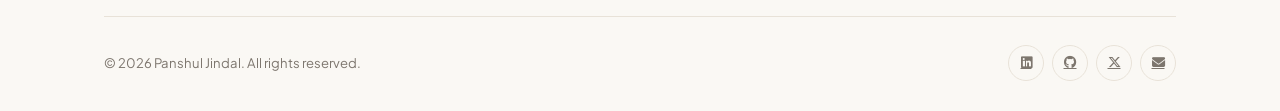
<file: blog/post-template.html>
<!DOCTYPE html>
<!--
  ============================================================================
  BLOG POST TEMPLATE
  ============================================================================
  To publish a new post:

    1. Copy this file to  blog/your-post-slug.html
    2. Edit everything marked  "EDIT:"  in the comments below.
    3. Write your post inside the  article.prose  element.
    4. Add a row for it in blog.html (copy an existing <a class="post-row">).
    5. Add the URL to sitemap.xml.

  Note the paths: this file lives in /blog, so every asset reference
  starts with ../  — keep that when you copy.

  The body below is a live reference for every element the stylesheet
  supports. Delete what you don't need.
  ============================================================================
-->
<html lang="en">

<head>
  <meta charset="UTF-8" />
  <meta name="viewport" content="width=device-width, initial-scale=1.0" />
  <meta name="robots" content="index, follow" />

  <!-- EDIT: canonical URL, title, description -->
  <link rel="canonical" href="https://panshuljindal.com/blog/post-template.html" />
  <title>Post title | Panshul Jindal</title>
  <meta name="description" content="One-sentence summary of the post, ~155 characters, written for a search result." />
  <meta name="author" content="Panshul Jindal" />
  <meta name="theme-color" content="#faf8f4" />

  <!-- EDIT: social preview -->
  <meta property="og:type" content="article" />
  <meta property="og:title" content="Post title" />
  <meta property="og:description" content="One-sentence summary of the post." />
  <meta property="og:url" content="https://panshuljindal.com/blog/post-template.html" />
  <meta property="og:image" content="https://panshuljindal.com/images/og-card.jpg" />
  <meta property="og:image:width" content="1200" />
  <meta property="og:image:height" content="630" />
  <meta property="og:image:type" content="image/jpeg" />
  <meta property="article:published_time" content="2026-08-24" />
  <meta property="article:author" content="Panshul Jindal" />
  <meta name="twitter:card" content="summary_large_image" />
  <meta name="twitter:creator" content="@JindalPanshul" />
  <meta name="twitter:title" content="Post title" />
  <meta name="twitter:description" content="One-sentence summary of the post." />
  <meta name="twitter:image" content="https://panshuljindal.com/images/og-card.jpg" />

  <!-- EDIT: headline, description, dates -->
  <script type="application/ld+json">
  {
    "@context": "https://schema.org",
    "@type": "BlogPosting",
    "headline": "Post title",
    "description": "One-sentence summary of the post.",
    "image": "https://panshuljindal.com/images/og-card.jpg",
    "datePublished": "2026-08-24",
    "dateModified": "2026-08-24",
    "author": { "@type": "Person", "name": "Panshul Jindal", "url": "https://panshuljindal.com" },
    "publisher": { "@type": "Person", "name": "Panshul Jindal" },
    "mainEntityOfPage": "https://panshuljindal.com/blog/post-template.html"
  }
  </script>

  <link rel="icon" href="../favicon.ico" />
  <link rel="preconnect" href="https://fonts.googleapis.com" />
  <link rel="preconnect" href="https://fonts.gstatic.com" crossorigin />
  <link href="https://fonts.googleapis.com/css2?family=Plus+Jakarta+Sans:wght@400;500;600;700;800&family=JetBrains+Mono:wght@400;500&display=swap" rel="stylesheet" />
  <link rel="stylesheet" href="https://cdnjs.cloudflare.com/ajax/libs/font-awesome/6.7.2/css/all.min.css" />
  <link rel="stylesheet" href="../css/site.css" />
  <link rel="stylesheet" href="../css/blog.css" />
</head>

<body>
  <a class="skip-link" href="#main">Skip to content</a>
  <div class="progress" aria-hidden="true"></div>

  <div class="ambient" aria-hidden="true">
    <div class="orb orb-1"></div>
  </div>

  <!-- ============================================================ Nav -->
  <header class="nav">
    <div class="shell">
      <a class="brand" href="../index.html" aria-label="Panshul Jindal — home">
        <span class="brand-mark">PJ</span>
        <span class="brand-text">Panshul Jindal</span>
      </a>
      <nav class="nav-links" aria-label="Primary">
        <a href="../index.html#about">About</a>
        <a href="../index.html#experience">Experience</a>
        <a href="../index.html#projects">Projects</a>
        <a href="../blog.html" class="is-active">Blog</a>
      </nav>
      <a class="nav-cta" href="../index.html#contact"><i class="fas fa-paper-plane"></i> Get in touch</a>
      <button class="nav-toggle" id="navToggle" aria-label="Open menu" aria-expanded="false" aria-controls="drawer">
        <i class="fas fa-bars"></i>
      </button>
    </div>
  </header>

  <div class="scrim" id="scrim" aria-hidden="true"></div>
  <aside class="drawer" id="drawer" aria-label="Mobile menu">
    <div class="drawer-head">
      <span class="brand"><span class="brand-mark">PJ</span></span>
      <button class="drawer-close" id="drawerClose" aria-label="Close menu"><i class="fas fa-times"></i></button>
    </div>
    <nav>
      <a href="../index.html#about">About <i class="fas fa-arrow-right"></i></a>
      <a href="../index.html#experience">Experience <i class="fas fa-arrow-right"></i></a>
      <a href="../index.html#projects">Projects <i class="fas fa-arrow-right"></i></a>
      <a href="../blog.html">Blog <i class="fas fa-arrow-right"></i></a>
      <a href="../index.html#contact">Contact <i class="fas fa-arrow-right"></i></a>
    </nav>
    <div class="drawer-foot">
      <a href="https://linkedin.com/in/panshul-jindal-392746199" target="_blank" rel="noopener" aria-label="LinkedIn"><i class="fab fa-linkedin"></i></a>
      <a href="https://github.com/panshuljindal" target="_blank" rel="noopener" aria-label="GitHub"><i class="fab fa-github"></i></a>
      <a href="https://x.com/JindalPanshul" target="_blank" rel="noopener" aria-label="X"><i class="fab fa-x-twitter"></i></a>
      <a href="mailto:panshuljindal@gmail.com" aria-label="Email"><i class="fas fa-envelope"></i></a>
    </div>
  </aside>

  <main id="main">
    <!-- ================================================ Article head -->
    <header class="article-head">
      <div class="article-shell">
        <a class="crumbs" href="../blog.html"><i class="fas fa-arrow-left"></i> All posts</a>

        <!-- EDIT: tags -->
        <div class="tags">
          <span class="tag">Tag one</span>
          <span class="tag">Tag two</span>
        </div>

        <!-- EDIT: headline + standfirst -->
        <h1>Your post title goes here</h1>
        <p class="article-standfirst">
          A one- or two-sentence hook that tells the reader what they'll get.
          This shows up right under the headline and sets the tone.
        </p>

        <!-- EDIT: date + read time -->
        <div class="byline">
          <img src="../images/panshul-hero.jpg" data-fallback="../images/Panshul.png" alt="" width="38" height="38" />
          <span class="who">Panshul Jindal</span>
          <span class="sep">·</span>
          <time datetime="2026-08-24">Aug 24, 2026</time>
          <span class="sep">·</span>
          <span><i class="far fa-clock"></i> 8 min read</span>
        </div>
      </div>
    </header>

    <!-- Optional cover image — delete if unused -->
    <!--
    <div class="article-shell">
      <img class="article-cover" src="../images/project-1.jpg" alt="Describe the image" />
    </div>
    -->

    <!-- ===================================================== Article -->
    <div class="article-shell">
      <article class="prose">

        <p>
          Open with the problem, not the preamble. The first paragraph should make
          the reader feel like you're describing something they've run into.
        </p>

        <h2>A section heading</h2>

        <p>
          Body text. You can use <strong>bold for emphasis</strong>, <em>italics for
          nuance</em>, <code>inline_code()</code> for identifiers, and
          <a href="https://example.com">inline links</a>.
        </p>

        <ul>
          <li>An unordered list item</li>
          <li>Another one, with <code>code</code> inside it</li>
          <li>A third</li>
        </ul>

        <h3>A sub-heading</h3>

        <p>Numbered steps work the same way:</p>

        <ol>
          <li>First do this</li>
          <li>Then this</li>
          <li>Finally this</li>
        </ol>

        <!-- Code block -->
        <pre><code>def retrieve(query: str, k: int = 5) -> list[Chunk]:
    """Fetch the k most relevant chunks for a query."""
    vector = embed(query)
    hits = index.search(vector, top_k=k)
    return [rerank(h) for h in hits]</code></pre>

        <!-- Callout — neutral -->
        <div class="callout">
          <i class="fas fa-lightbulb"></i>
          <p>
            Use a callout for an aside that's worth pulling out of the flow —
            a tip, a caveat, a "here's what I'd do differently."
          </p>
        </div>

        <!-- Callout — warning variant -->
        <div class="callout is-warn">
          <i class="fas fa-triangle-exclamation"></i>
          <p>Add <code>is-warn</code> for something the reader should be careful about.</p>
        </div>

        <blockquote>
          <p>A pull quote, for when someone else said it better than you would.</p>
        </blockquote>

        <h2>Tables</h2>

        <table>
          <thead>
            <tr><th>Approach</th><th>Latency</th><th>Recall</th></tr>
          </thead>
          <tbody>
            <tr><td>Naive top-k</td><td>40 ms</td><td>0.61</td></tr>
            <tr><td>+ reranking</td><td>110 ms</td><td>0.84</td></tr>
            <tr><td>+ hybrid search</td><td>135 ms</td><td>0.91</td></tr>
          </tbody>
        </table>

        <h2>Images</h2>

        <figure>
          <img src="../images/project-2.jpg" alt="Describe what the image shows" loading="lazy" />
          <figcaption>Captions sit under the image in smaller, muted text.</figcaption>
        </figure>

        <hr />

        <p>
          Close by telling the reader what to take away, or what you're still
          figuring out. An honest open question ages better than a tidy conclusion.
        </p>

      </article>
    </div>

    <!-- ================================================ Article foot -->
    <div class="article-shell">
      <div class="article-foot">
        <div class="share">
          <span>Share</span>
          <!-- EDIT: the ?text= and ?url= values -->
          <a href="https://x.com/intent/tweet?text=Your%20post%20title&url=https://panshuljindal.com/blog/post-template.html"
             target="_blank" rel="noopener" aria-label="Share on X"><i class="fab fa-x-twitter"></i></a>
          <a href="https://www.linkedin.com/sharing/share-offsite/?url=https://panshuljindal.com/blog/post-template.html"
             target="_blank" rel="noopener" aria-label="Share on LinkedIn"><i class="fab fa-linkedin"></i></a>
          <button id="copyLink" aria-label="Copy link"><i class="fas fa-link"></i></button>
        </div>

        <!-- EDIT: previous / next post. Add class="is-off" to grey one out. -->
        <nav class="post-nav" aria-label="More posts">
          <a class="card is-off" href="#">
            <span class="dir"><i class="fas fa-arrow-left"></i> Previous</span>
            <span class="ttl">No earlier post</span>
          </a>
          <a class="card to-next is-off" href="#">
            <span class="dir">Next <i class="fas fa-arrow-right"></i></span>
            <span class="ttl">No later post</span>
          </a>
        </nav>
      </div>
    </div>
  </main>

  <!-- ========================================================= Footer -->
  <footer class="footer">
    <div class="shell">
      <div class="footer-top">
        <div class="footer-blurb">
          <a class="brand" href="../index.html"><span class="brand-mark">PJ</span><span class="brand-text">Panshul Jindal</span></a>
          <p>AI/ML Engineer building LLM systems, RAG pipelines, and multi-agent architectures that survive production.</p>
        </div>
        <div class="footer-cols">
          <div class="footer-col">
            <h5>Explore</h5>
            <a href="../index.html#about">About</a>
            <a href="../index.html#experience">Experience</a>
            <a href="../index.html#projects">Projects</a>
            <a href="../blog.html">Blog</a>
          </div>
          <div class="footer-col">
            <h5>Elsewhere</h5>
            <a href="https://github.com/panshuljindal" target="_blank" rel="noopener">GitHub</a>
            <a href="https://linkedin.com/in/panshul-jindal-392746199" target="_blank" rel="noopener">LinkedIn</a>
            <a href="https://x.com/JindalPanshul" target="_blank" rel="noopener">X</a>
            <a href="../Resume.pdf" target="_blank" rel="noopener">Résumé</a>
          </div>
        </div>
      </div>
      <div class="footer-bottom">
        <span>&copy; <span data-year>2026</span> Panshul Jindal. All rights reserved.</span>
        <div class="footer-social">
          <a href="https://linkedin.com/in/panshul-jindal-392746199" target="_blank" rel="noopener" aria-label="LinkedIn"><i class="fab fa-linkedin"></i></a>
          <a href="https://github.com/panshuljindal" target="_blank" rel="noopener" aria-label="GitHub"><i class="fab fa-github"></i></a>
          <a href="https://x.com/JindalPanshul" target="_blank" rel="noopener" aria-label="X"><i class="fab fa-x-twitter"></i></a>
          <a href="mailto:panshuljindal@gmail.com" aria-label="Email"><i class="fas fa-envelope"></i></a>
        </div>
      </div>
    </div>
  </footer>

  <script src="../js/site.js" defer></script>
  <script>
    /* Copy-link button */
    document.addEventListener('DOMContentLoaded', function () {
      var btn = document.getElementById('copyLink');
      if (!btn || !navigator.clipboard) return;
      btn.addEventListener('click', function () {
        navigator.clipboard.writeText(window.location.href).then(function () {
          var icon = btn.querySelector('i');
          icon.className = 'fas fa-check';
          setTimeout(function () { icon.className = 'fas fa-link'; }, 1600);
        });
      });
    });
  </script>
</body>

</html>
</file>
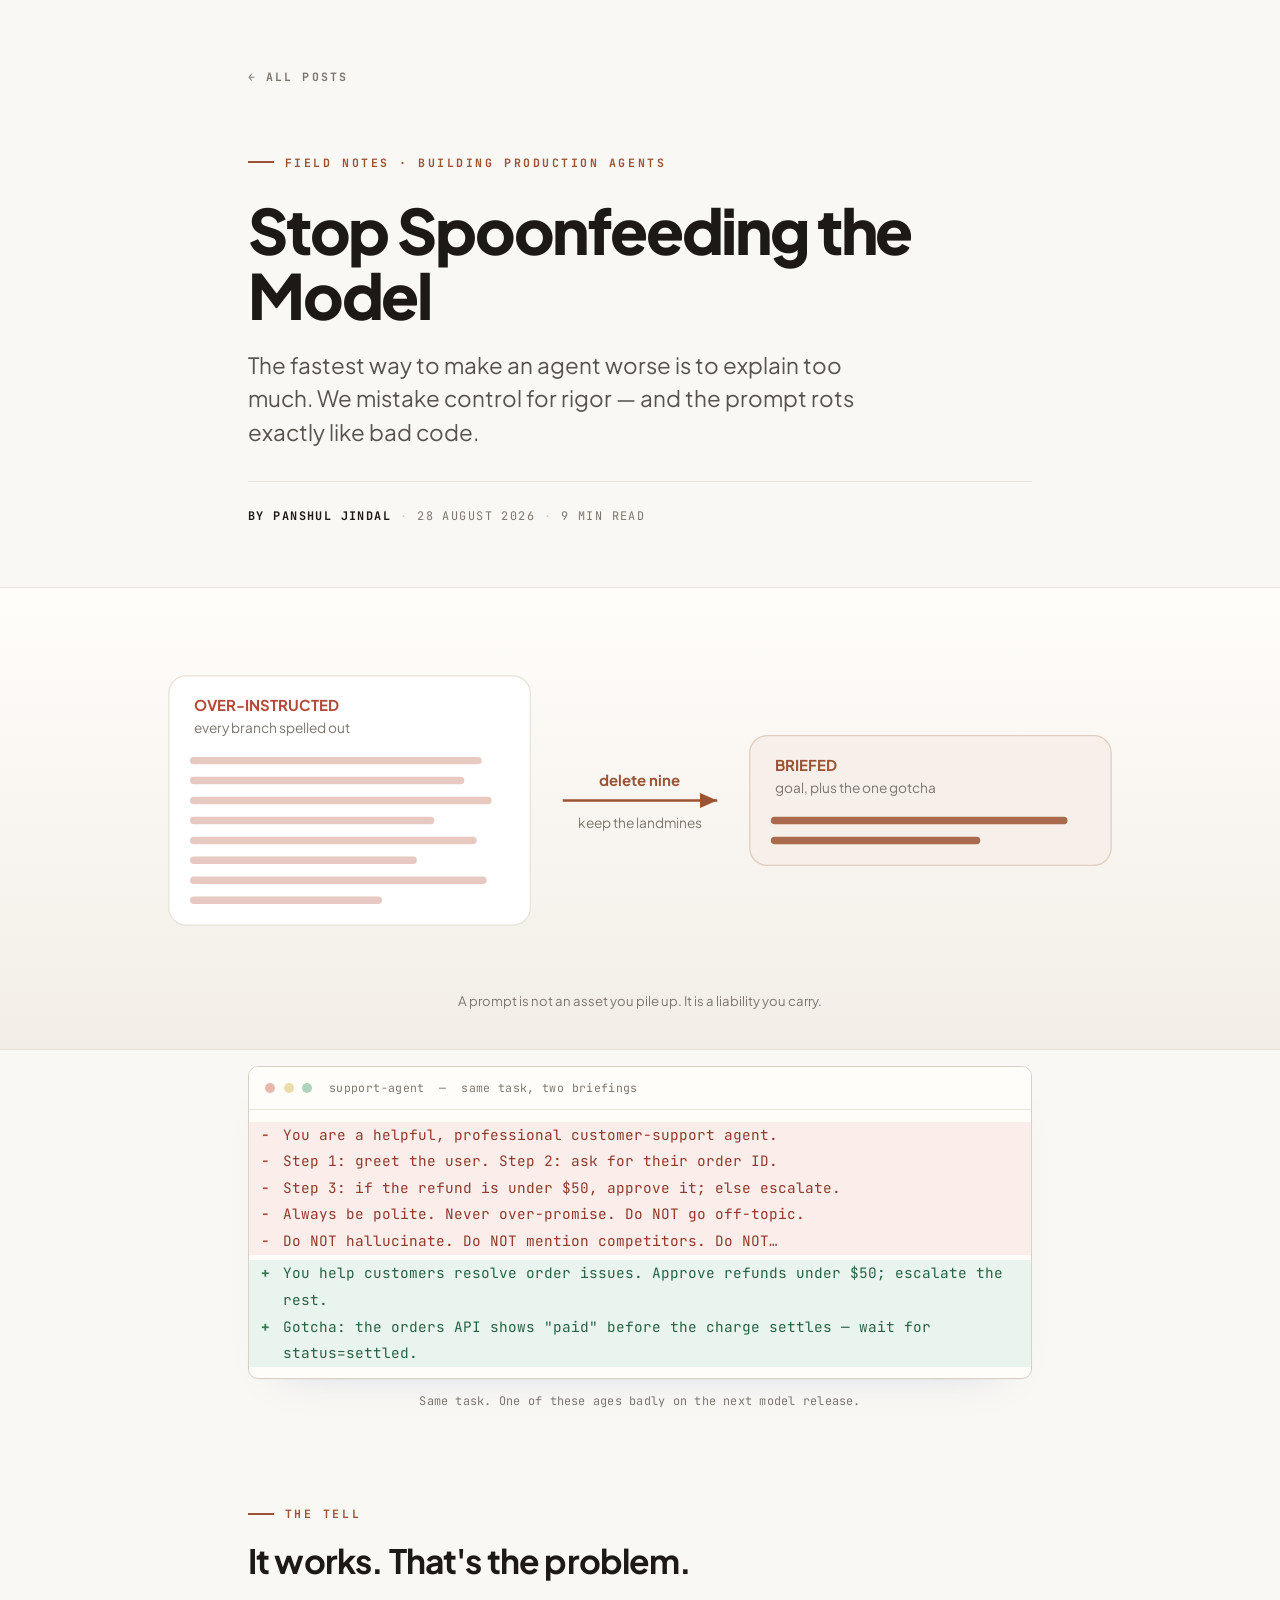
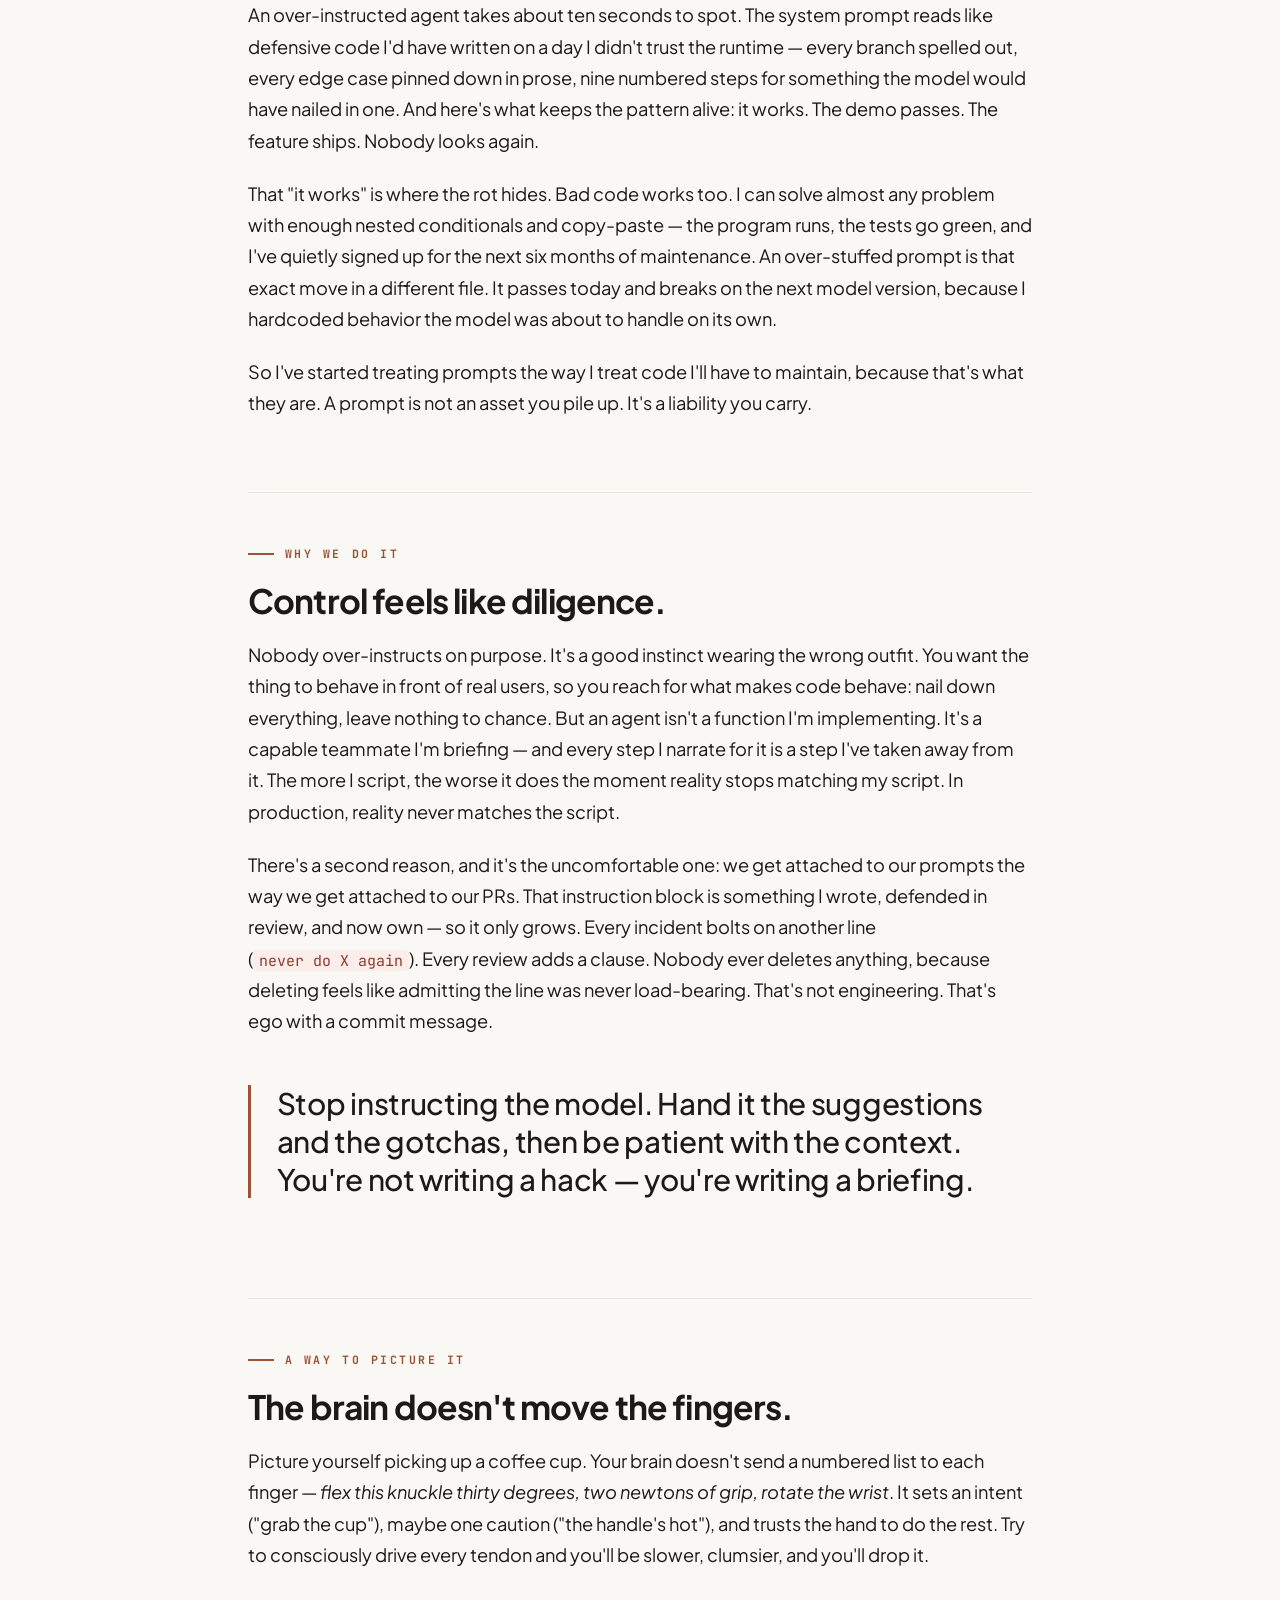
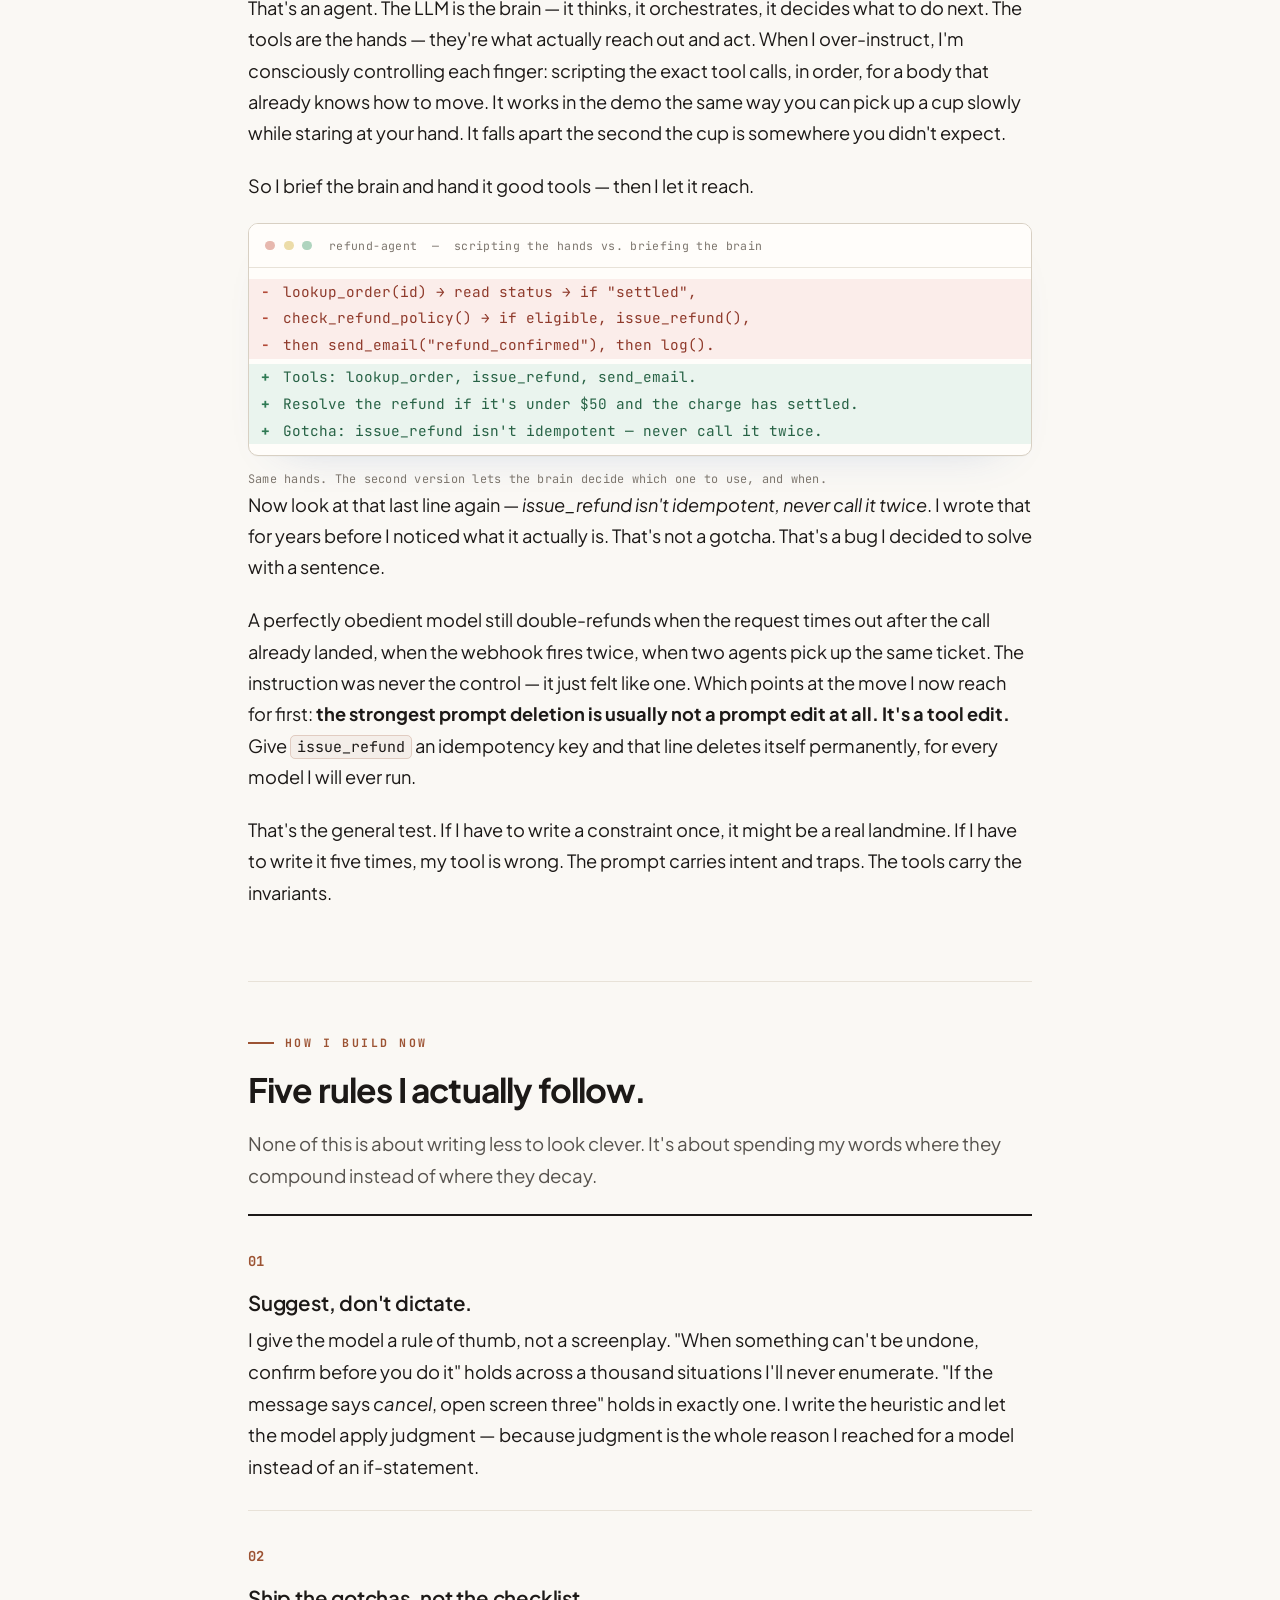
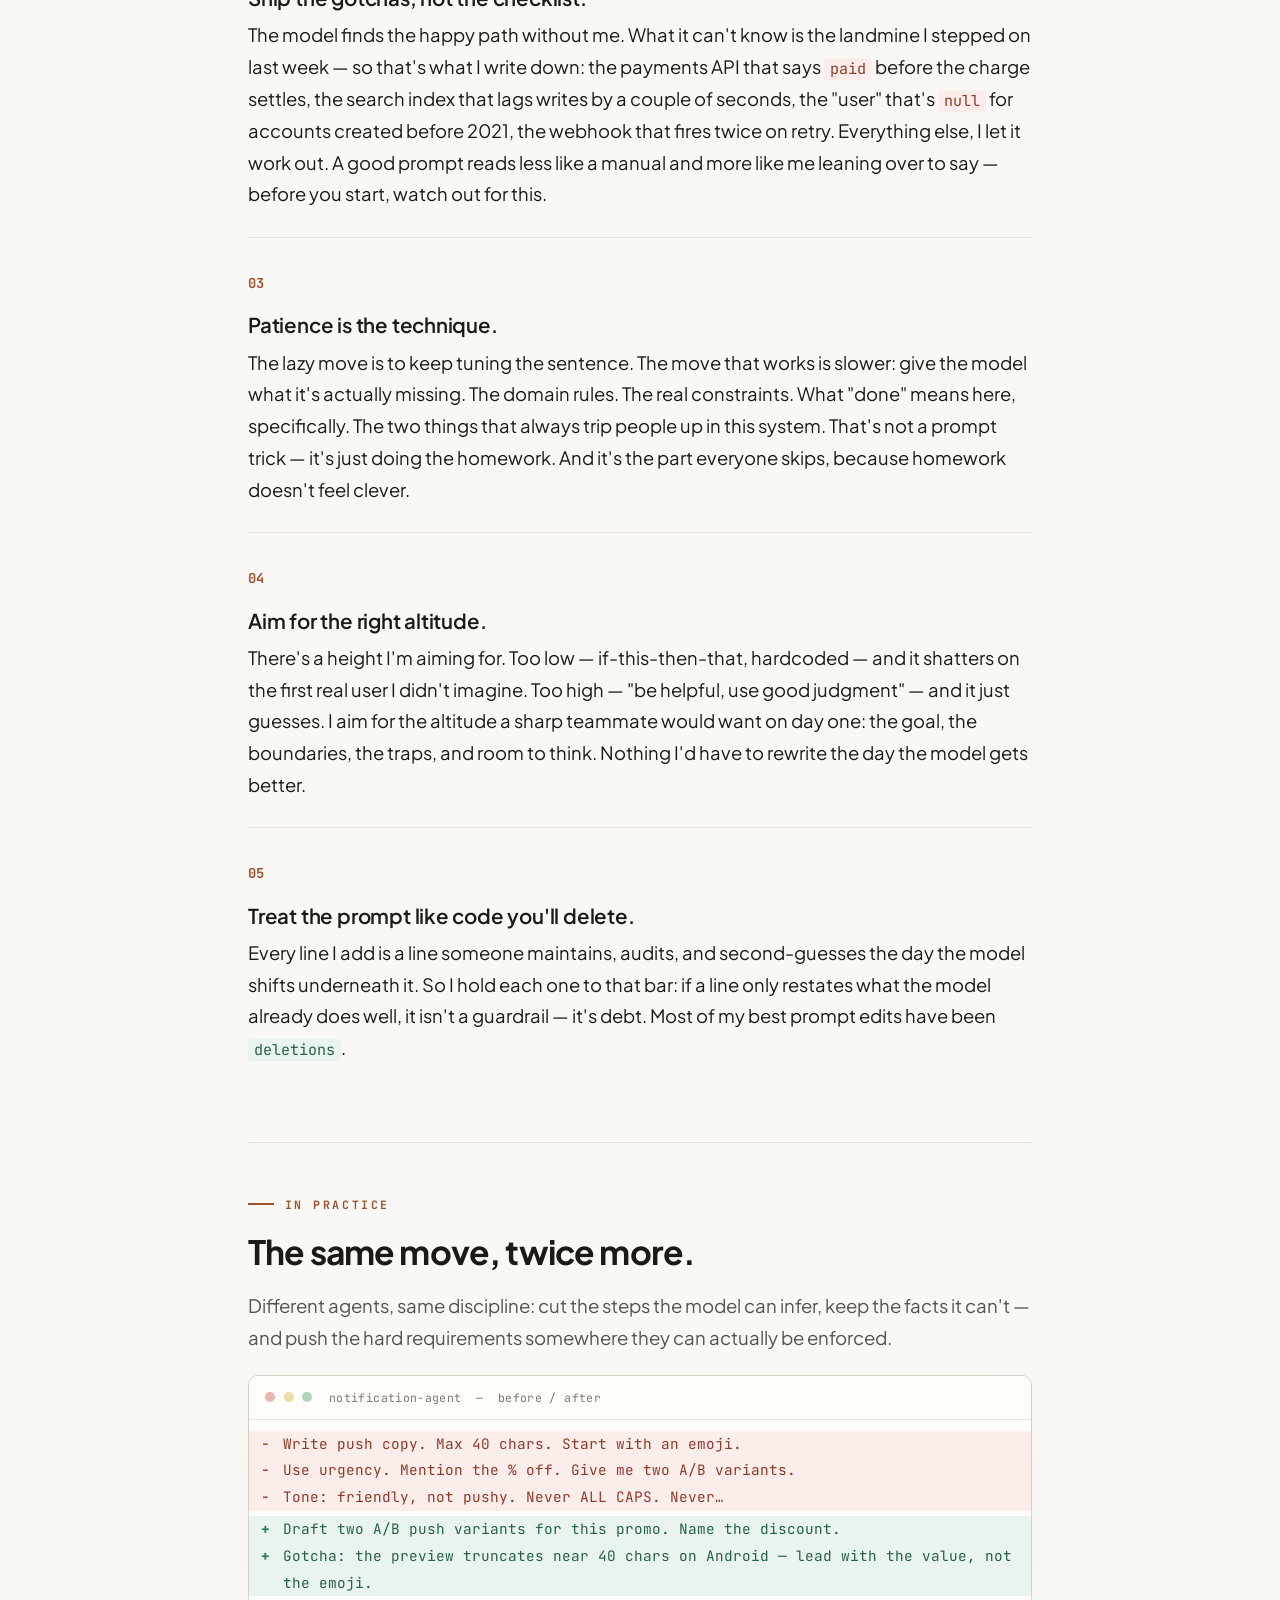
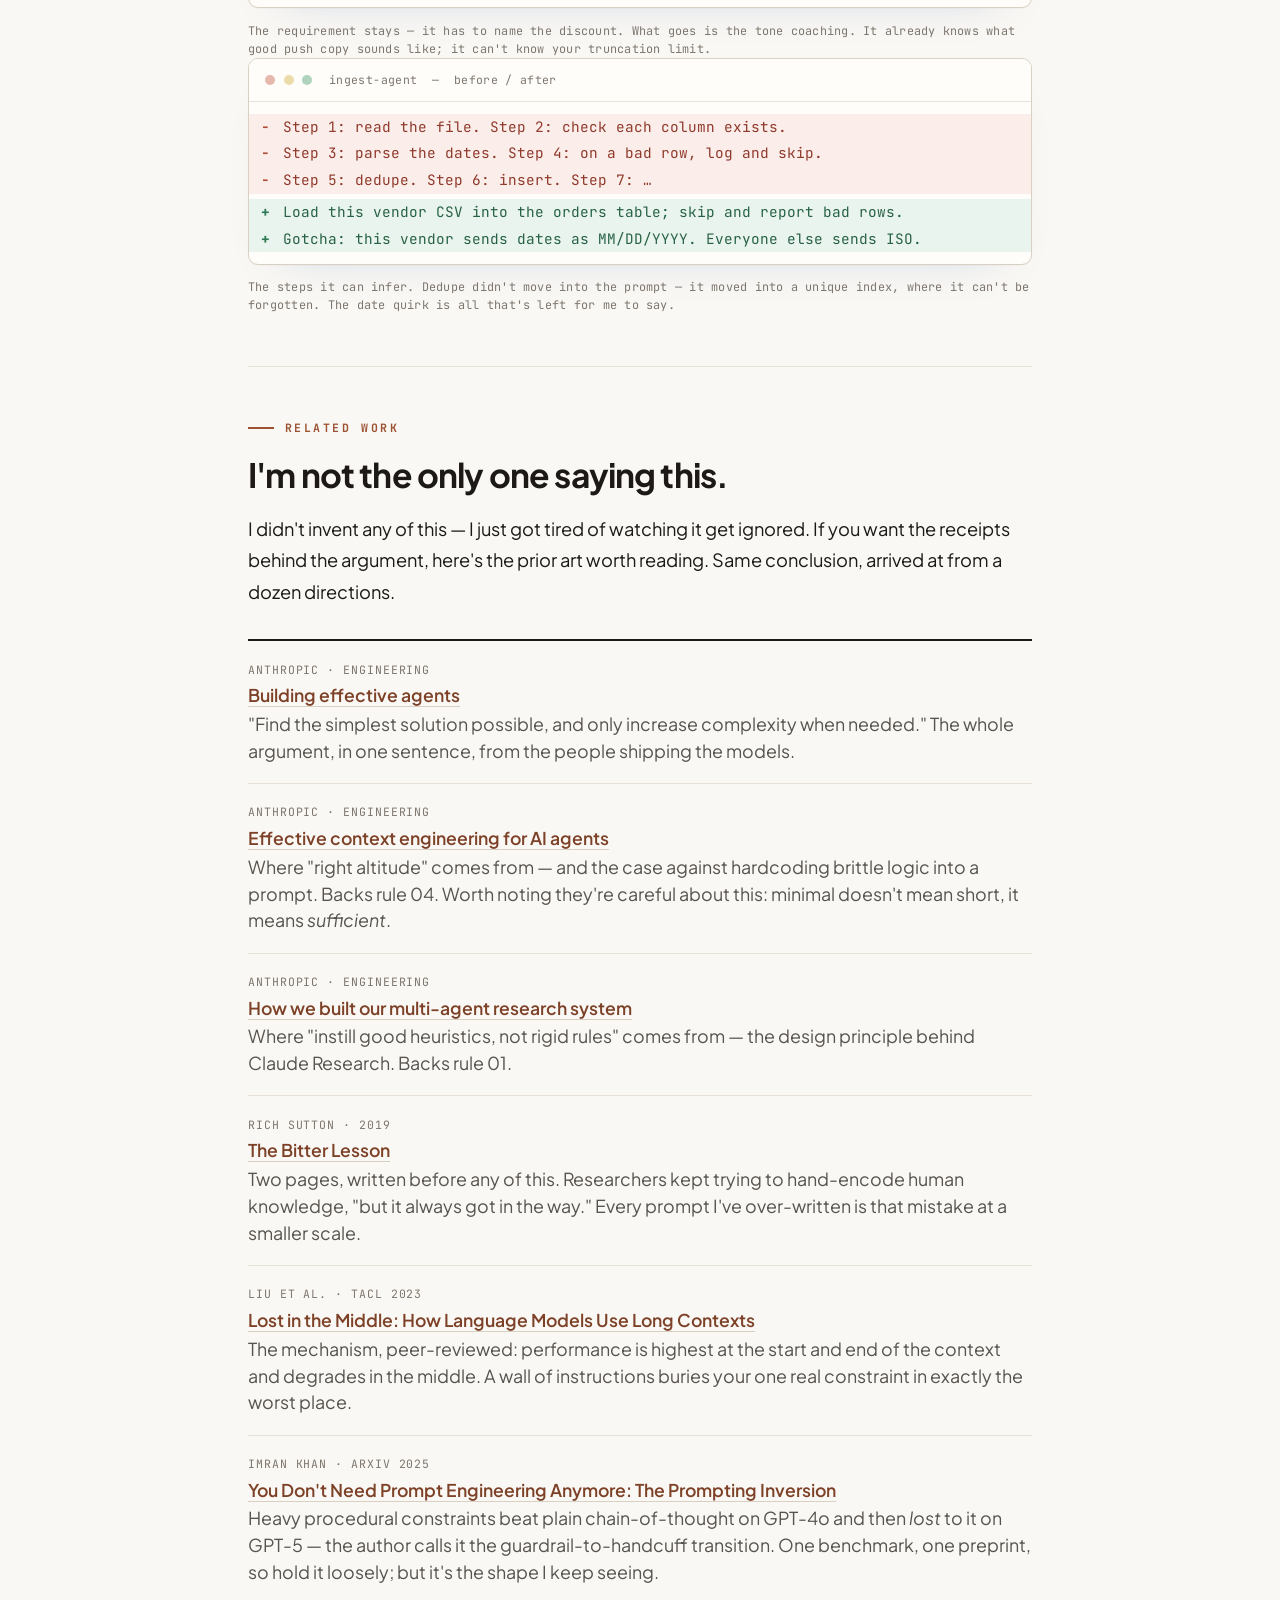
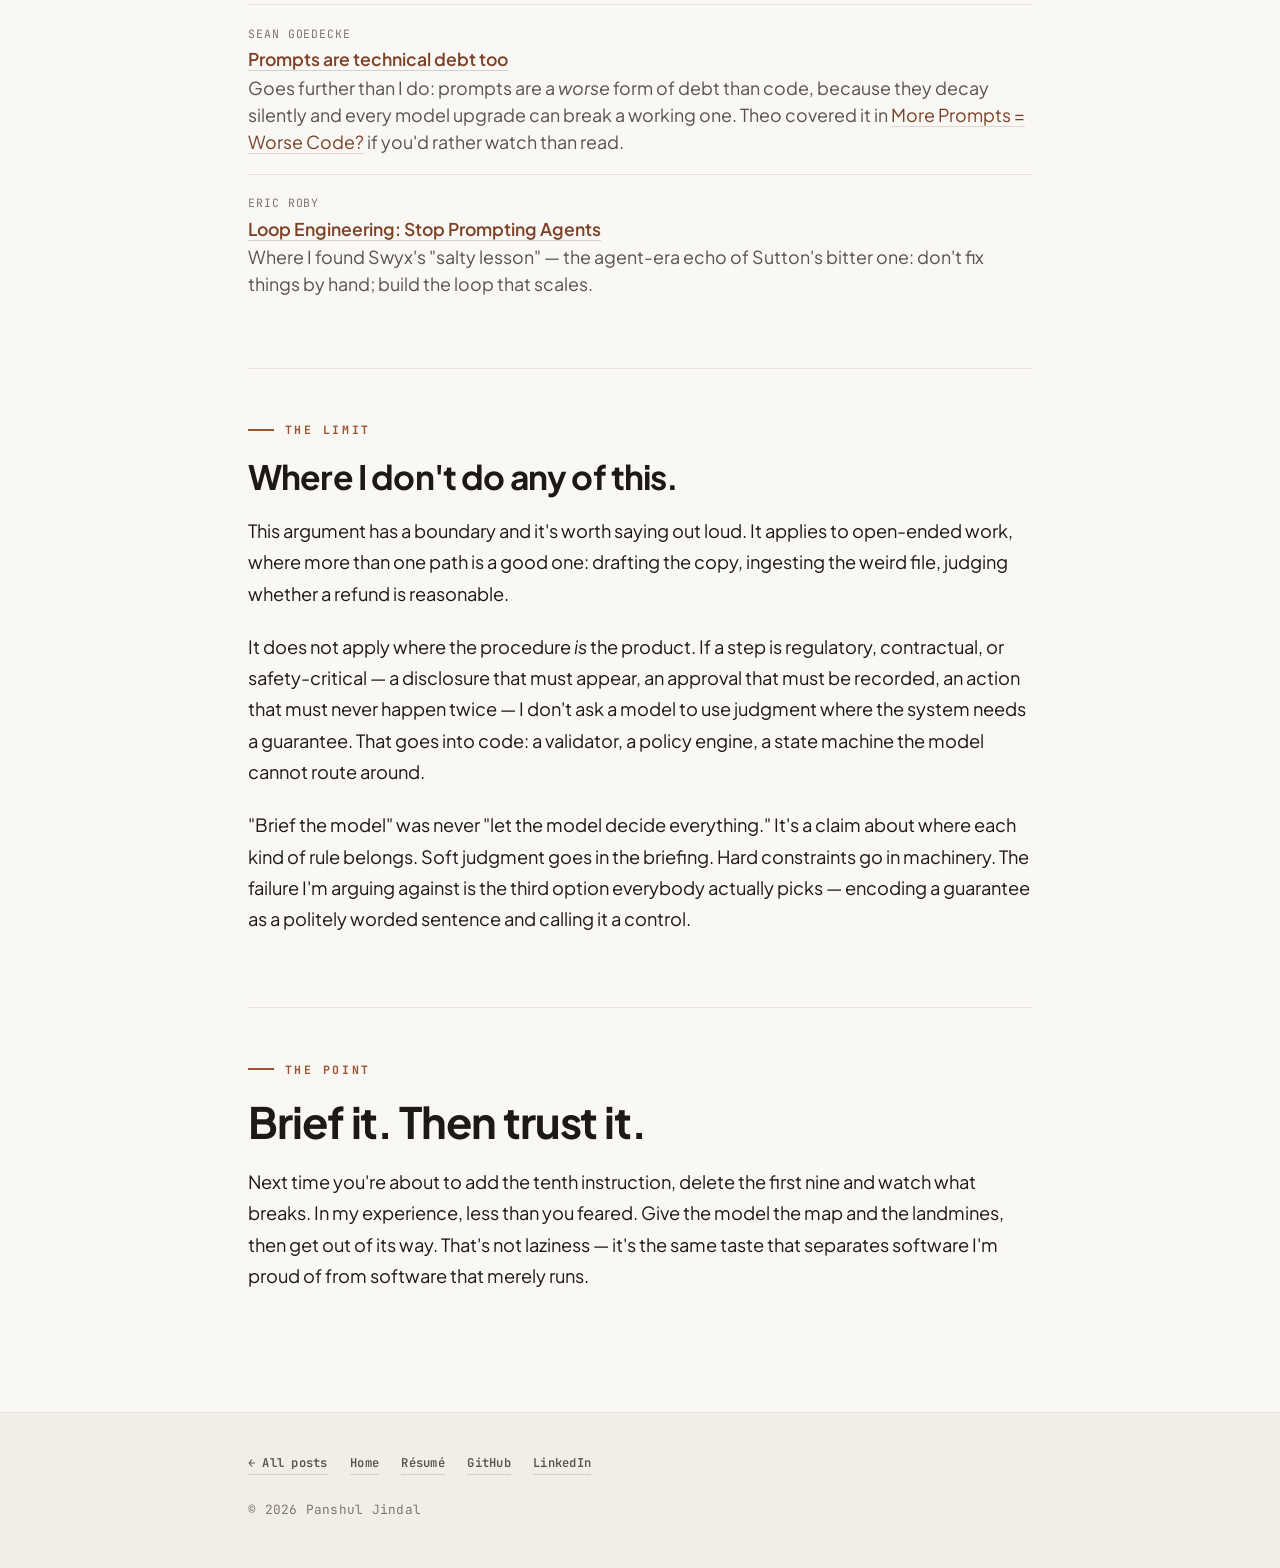
<file: blog/stop-spoonfeeding-the-model.html>
<!DOCTYPE html>
<html lang="en">
<head>
<meta charset="UTF-8" />
<meta name="viewport" content="width=device-width, initial-scale=1.0" />
<title>Stop Spoonfeeding the Model</title>
<meta name="description" content="The fastest way to make an agent worse is to explain too much. On over-instruction, prompt debt, and briefing agents instead of scripting them." />
<meta name="author" content="Panshul Jindal" />
<meta name="theme-color" content="#faf8f4" />
<link rel="canonical" href="https://panshuljindal.com/blog/stop-spoonfeeding-the-model.html" />

<!-- Open Graph -->
<meta property="og:title" content="Stop Spoonfeeding the Model" />
<meta property="og:description" content="The fastest way to make an agent worse is to explain too much. On over-instruction, prompt debt, and briefing agents instead of scripting them." />
<meta property="og:type" content="article" />
<meta property="og:url" content="https://panshuljindal.com/blog/stop-spoonfeeding-the-model.html" />
<meta property="og:site_name" content="Panshul Jindal" />
<meta property="og:locale" content="en_US" />
<meta property="og:image" content="https://panshuljindal.com/images/og-stop-spoonfeeding.jpg" />
<meta property="og:image:width" content="1200" />
<meta property="og:image:height" content="630" />
<meta property="og:image:type" content="image/jpeg" />
<meta property="og:image:alt" content="Stop Spoonfeeding the Model — an essay by Panshul Jindal" />
<meta property="article:published_time" content="2026-08-28" />
<meta property="article:author" content="Panshul Jindal" />

<!-- Twitter -->
<meta name="twitter:card" content="summary_large_image" />
<meta name="twitter:site" content="@JindalPanshul" />
<meta name="twitter:creator" content="@JindalPanshul" />
<meta name="twitter:title" content="Stop Spoonfeeding the Model" />
<meta name="twitter:description" content="The fastest way to make an agent worse is to explain too much. On over-instruction, prompt debt, and briefing agents instead of scripting them." />
<meta name="twitter:image" content="https://panshuljindal.com/images/og-stop-spoonfeeding.jpg" />

<script type="application/ld+json">
{
  "@context": "https://schema.org",
  "@type": "BlogPosting",
  "headline": "Stop Spoonfeeding the Model",
  "description": "The fastest way to make an agent worse is to explain too much. On over-instruction, prompt debt, and briefing agents instead of scripting them.",
  "datePublished": "2026-08-28",
  "author": { "@type": "Person", "name": "Panshul Jindal", "url": "https://panshuljindal.com" },
  "publisher": { "@type": "Person", "name": "Panshul Jindal" },
  "mainEntityOfPage": "https://panshuljindal.com/blog/stop-spoonfeeding-the-model.html",
  "image": "https://panshuljindal.com/images/og-stop-spoonfeeding.jpg",
  "keywords": ["AI Engineering", "LLM", "Agents", "Prompt Engineering"]
}
</script>
<meta name="color-scheme" content="light" />
<link rel="preconnect" href="https://fonts.googleapis.com" />
<link rel="preconnect" href="https://fonts.gstatic.com" crossorigin />
<link href="https://fonts.googleapis.com/css2?family=Plus+Jakarta+Sans:wght@400;500;600;700;800&family=JetBrains+Mono:wght@400;500;700&display=swap" rel="stylesheet" />
<link rel="stylesheet" href="../css/post.css" />
<style>
  /* Tokens, base typography and .wrap live in css/post.css. */

  /* ---------- diff block ---------- */
  .diff-figure{margin:0 0 2.6rem;}
  .diff{
    margin:0 0 0.6rem;
    background:var(--paper-raise);
    border:1px solid var(--line-strong);
    border-radius:10px;
    overflow:hidden;
    box-shadow:0 1px 0 rgba(26,29,35,0.02),0 20px 44px -34px rgba(46,90,172,0.28);
  }
  .diff-head{
    display:flex;
    align-items:center;
    gap:0.55rem;
    padding:0.7rem 1rem;
    border-bottom:1px solid var(--line);
    font-family:var(--mono);
    font-size:0.72rem;
    letter-spacing:0.03em;
    color:var(--ink-faint);
    background:var(--paper-raise);
  }
  .dot{width:0.62rem;height:0.62rem;border-radius:50%;background:var(--line-strong);flex:none;}
  .dot.a{background:#E7B8AE;} .dot.b{background:#ECDCA8;} .dot.c{background:#AFD4BE;}
  .diff-head .fname{margin-left:0.5rem;}
  .diff-body{
    font-family:var(--mono);
    font-size:clamp(0.78rem,0.4vw + 0.7rem,0.9rem);
    line-height:1.85;
    padding:0.7rem 0;
  }
  .row{
    display:grid;
    grid-template-columns:2.1rem 1fr;
    padding:0 1rem 0 0;
    white-space:pre-wrap;
    word-break:break-word;
  }
  .row .mk{
    text-align:center;
    user-select:none;
    color:var(--ink-faint);
    font-weight:700;
  }
  .row.del{background:var(--minus-bg);}
  .row.del .mk{color:var(--minus);}
  .row.del .tx{color:#8f3a2b;}
  .row.add{background:var(--plus-bg);}
  .row.add .mk{color:var(--plus);}
  .row.add .tx{color:#276245;}
  .row.gap{opacity:0;height:0.35rem;}
  .diff-cap{
    font-family:var(--mono);
    font-size:0.74rem;
    color:var(--ink-faint);
    margin:0.9rem 0 0;
    letter-spacing:0.02em;
    line-height:1.5;
  }

  .diff-body .row:not(.gap){opacity:0;transform:translateY(4px);animation:rowin .5s ease forwards;}
  .diff-body .row:nth-child(1){animation-delay:.05s;}
  .diff-body .row:nth-child(2){animation-delay:.11s;}
  .diff-body .row:nth-child(3){animation-delay:.17s;}
  .diff-body .row:nth-child(4){animation-delay:.23s;}
  .diff-body .row:nth-child(5){animation-delay:.29s;}
  .diff-body .row:nth-child(6){animation-delay:.35s;}
  .diff-body .row:nth-child(7){animation-delay:.44s;}
  .diff-body .row:nth-child(8){animation-delay:.52s;}
  @keyframes rowin{to{opacity:1;transform:none;}}

  /* ---------- sections ---------- */
  .lead-in{color:var(--ink-soft);font-size:1.02em;}

  .mini{
    font-family:var(--mono);
    font-size:0.82em;
    padding:0.06em 0.4em;
    border-radius:4px;
    white-space:nowrap;
  }
  .mini.d{background:var(--minus-bg);color:#8f3a2b;}
  .mini.a{background:var(--plus-bg);color:#276245;}

  /* ---------- pull quote ---------- */
  .pull{
    margin:3rem 0;
    padding:0 0 0 1.6rem;
    border-left:3px solid var(--accent);
  }
  .pull q{
    font-family:var(--sans);
    font-weight:500;
    font-size:clamp(1.35rem,1.4vw + 1.05rem,1.85rem);
    line-height:1.28;
    letter-spacing:-0.01em;
    color:var(--ink);
    quotes:none;
    font-style:normal;
    display:block;
  }

  /* ---------- principles ---------- */
  .principle{
    display:grid;
    grid-template-columns:var(--gutter) 1fr;
    gap:1.1rem;
    padding:1.7rem 0;
    border-top:1px solid var(--line);
  }
  .principle:first-of-type{border-top:2px solid var(--ink);}
  .principle .num{
    font-family:var(--mono);
    font-size:0.86rem;
    font-weight:700;
    color:var(--accent);
    padding-top:0.42rem;
    letter-spacing:0.02em;
  }
  .principle h3{
    font-family:var(--sans);
    font-weight:600;
    font-size:1.28rem;
    line-height:1.2;
    letter-spacing:-0.01em;
    margin:0 0 0.55rem;
  }
  .principle p{font-size:1.01em;margin-bottom:0.75rem;}
  .principle p:last-child{margin-bottom:0;}

  /* ---------- related work ---------- */
  .reads{margin:2rem 0 0;padding:0;list-style:none;}
  .reads li{
    padding:1.15rem 0;
    border-top:1px solid var(--line);
    display:grid;
    grid-template-columns:1fr;
    gap:0.3rem;
  }
  .reads li:first-child{border-top:2px solid var(--ink);}
  .reads .who{
    font-family:var(--mono);
    font-size:0.72rem;
    letter-spacing:0.08em;
    text-transform:uppercase;
    color:var(--ink-faint);
  }
  .reads .title-line{
    font-family:var(--sans);
    font-weight:600;
    font-size:1.1rem;
    line-height:1.25;
  }
  .reads .title-line a{border-bottom:1px solid var(--line-strong);}
  .reads .note{font-size:0.98em;color:var(--ink-soft);line-height:1.5;}

  /* ---------- closing / footer ---------- */
  .closing h2{font-size:clamp(1.9rem,2.4vw + 1.1rem,2.7rem);}
  footer{
    padding:2.4rem 0 4rem;
    font-family:var(--mono);
    font-size:0.76rem;
    line-height:1.7;
    color:var(--ink-faint);
    letter-spacing:0.02em;
    background:var(--paper);
  }
  footer .rule{height:2px;background:var(--ink);width:2.6rem;margin-bottom:1.2rem;}

  @media (max-width:560px){
    :root{--gutter:2rem;}
    .principle{grid-template-columns:1fr;gap:0.3rem;}
    .principle .num{padding-top:0;}
    .hero{padding-top:2.8rem;}
  }

  @media (prefers-reduced-motion:reduce){
    .diff-body .row{animation:none !important;opacity:1 !important;transform:none !important;}
    a{transition:none;}
  }
  /* ---------- site chrome ---------- */
  .backlink{
    display:inline-flex;align-items:center;gap:0.55rem;
    margin-top:2.2rem;
    font-family:var(--mono);
    font-size:0.72rem;font-weight:700;
    letter-spacing:0.18em;text-transform:uppercase;
    color:var(--ink-faint);border-bottom:0;
  }
  .backlink:hover{color:var(--accent-deep);}
  .post-foot-nav{display:flex;flex-wrap:wrap;gap:1.4rem;margin-bottom:1.2rem;}
  .post-foot-nav a{
    font-family:var(--mono);font-size:0.76rem;
    color:var(--ink-soft);border-bottom:1px solid var(--line-strong);
  }
  .post-foot-nav a:hover{color:var(--accent-deep);border-color:var(--accent);}

</style>
</head>
<body>

<div class="wrap">
  <a class="backlink" href="../blog.html" data-track="post:back-to-blog">← All posts</a>
</div>

<header class="hero">
  <div class="wrap">
    <p class="eyebrow">Field notes · Building production agents</p>
    <h1>Stop Spoonfeeding&nbsp;the Model</h1>
    <p class="deck">The fastest way to make an agent worse is to explain too much. We mistake control for rigor — and the prompt rots exactly like bad code.</p>
    <p class="byline"><span class="who">By Panshul Jindal</span> <span class="sep">·</span> 28 August 2026 <span class="sep">·</span> 9 min read</p>
  </div>
</header>


<div class="hero-art">
  <div class="wide">
    <figure>
      <!-- Nine scripted steps collapsing into a two-line brief. -->
      <svg viewBox="0 0 860 280" role="img" aria-label="A long over-instructed prompt of nine scripted steps collapsing into a two-line brief.">
        <defs>
          <marker id="sfArrow" markerWidth="10" markerHeight="10" refX="7" refY="3" orient="auto">
            <path d="M0,0 L7,3 L0,6 Z" fill="#9c5333"/>
          </marker>
        </defs>

        <!-- over-instructed -->
        <rect x="52" y="40" width="290" height="200" rx="14" fill="#fff" stroke="#e8e2d8"/>
        <text x="72" y="68" font-family="Plus Jakarta Sans,sans-serif" font-size="12" font-weight="700" fill="#b34a38">OVER-INSTRUCTED</text>
        <text x="72" y="86" font-family="Plus Jakarta Sans,sans-serif" font-size="11" fill="#7d766e">every branch spelled out</text>
        <g stroke="#e7c9c2" stroke-width="6" stroke-linecap="round">
          <line x1="72" y1="108" x2="300" y2="108"/><line x1="72" y1="124" x2="286" y2="124"/>
          <line x1="72" y1="140" x2="308" y2="140"/><line x1="72" y1="156" x2="262" y2="156"/>
          <line x1="72" y1="172" x2="296" y2="172"/><line x1="72" y1="188" x2="248" y2="188"/>
          <line x1="72" y1="204" x2="304" y2="204"/><line x1="72" y1="220" x2="220" y2="220"/>
        </g>

        <path d="M368,140 H492" stroke="#9c5333" stroke-width="2" fill="none" marker-end="url(#sfArrow)"/>
        <text x="430" y="128" text-anchor="middle" font-family="Plus Jakarta Sans,sans-serif" font-size="12" font-weight="700" fill="#9c5333">delete nine</text>
        <text x="430" y="162" text-anchor="middle" font-family="Plus Jakarta Sans,sans-serif" font-size="11" fill="#7d766e">keep the landmines</text>

        <!-- briefed -->
        <rect x="518" y="88" width="290" height="104" rx="14" fill="#f7efe9" stroke="#e0cdbd"/>
        <text x="538" y="116" font-family="Plus Jakarta Sans,sans-serif" font-size="12" font-weight="700" fill="#9c5333">BRIEFED</text>
        <text x="538" y="134" font-family="Plus Jakarta Sans,sans-serif" font-size="11" fill="#7d766e">goal, plus the one gotcha</text>
        <g stroke="#9c5333" stroke-width="6" stroke-linecap="round" opacity=".85">
          <line x1="538" y1="156" x2="770" y2="156"/><line x1="538" y1="172" x2="700" y2="172"/>
        </g>
      </svg>
      <figcaption>A prompt is not an asset you pile up. It is a liability you carry.</figcaption>
    </figure>
  </div>
</div>

<article>
  <div class="wrap" data-article>

    <figure class="diff-figure">
    <div class="diff" role="img" aria-label="A before-and-after diff: a long over-instructed agent system prompt reduced to two lean lines.">
      <div class="diff-head"><span class="dot a"></span><span class="dot b"></span><span class="dot c"></span><span class="fname">support-agent &nbsp;—&nbsp; same task, two briefings</span></div>
      <div class="diff-body">
        <div class="row del"><span class="mk">−</span><span class="tx">You are a helpful, professional customer-support agent.</span></div>
        <div class="row del"><span class="mk">−</span><span class="tx">Step 1: greet the user. Step 2: ask for their order ID.</span></div>
        <div class="row del"><span class="mk">−</span><span class="tx">Step 3: if the refund is under $50, approve it; else escalate.</span></div>
        <div class="row del"><span class="mk">−</span><span class="tx">Always be polite. Never over-promise. Do NOT go off-topic.</span></div>
        <div class="row del"><span class="mk">−</span><span class="tx">Do NOT hallucinate. Do NOT mention competitors. Do NOT…</span></div>
        <div class="row gap"><span class="mk"></span><span class="tx"></span></div>
        <div class="row add"><span class="mk">+</span><span class="tx">You help customers resolve order issues. Approve refunds under $50; escalate the rest.</span></div>
        <div class="row add"><span class="mk">+</span><span class="tx">Gotcha: the orders API shows "paid" before the charge settles — wait for status=settled.</span></div>
      </div>
    </div>
      <figcaption class="diff-cap">Same task. One of these ages badly on the next model release.</figcaption>
    </figure>

  <section>
    <p class="eyebrow">The tell</p>
    <h2>It works. That's the problem.</h2>
    <p>An over-instructed agent takes about ten seconds to spot. The system prompt reads like defensive code I'd have written on a day I didn't trust the runtime — every branch spelled out, every edge case pinned down in prose, nine numbered steps for something the model would have nailed in one. And here's what keeps the pattern alive: it works. The demo passes. The feature ships. Nobody looks again.</p>
    <p>That "it works" is where the rot hides. Bad code works too. I can solve almost any problem with enough nested conditionals and copy-paste — the program runs, the tests go green, and I've quietly signed up for the next six months of maintenance. An over-stuffed prompt is that exact move in a different file. It passes today and breaks on the next model version, because I hardcoded behavior the model was about to handle on its own.</p>
    <p>So I've started treating prompts the way I treat code I'll have to maintain, because that's what they are. A prompt is not an asset you pile up. It's a liability you carry.</p>
  </section>

  <section>
    <p class="eyebrow">Why we do it</p>
    <h2>Control feels like diligence.</h2>
    <p>Nobody over-instructs on purpose. It's a good instinct wearing the wrong outfit. You want the thing to behave in front of real users, so you reach for what makes code behave: nail down everything, leave nothing to chance. But an agent isn't a function I'm implementing. It's a capable teammate I'm briefing — and every step I narrate for it is a step I've taken away from it. The more I script, the worse it does the moment reality stops matching my script. In production, reality never matches the script.</p>
    <p>There's a second reason, and it's the uncomfortable one: we get attached to our prompts the way we get attached to our PRs. That instruction block is something I wrote, defended in review, and now own — so it only grows. Every incident bolts on another line (<span class="mini d">never do X again</span>). Every review adds a clause. Nobody ever deletes anything, because deleting feels like admitting the line was never load-bearing. That's not engineering. That's ego with a commit message.</p>

    <blockquote class="pull">
      <q>Stop instructing the model. Hand it the suggestions and the gotchas, then be patient with the context. You're not writing a hack — you're writing a briefing.</q>
    </blockquote>
  </section>

  <section>
    <p class="eyebrow">A way to picture it</p>
    <h2>The brain doesn't move the fingers.</h2>
    <p>Picture yourself picking up a coffee cup. Your brain doesn't send a numbered list to each finger — <em>flex this knuckle thirty degrees, two newtons of grip, rotate the wrist</em>. It sets an intent ("grab the cup"), maybe one caution ("the handle's hot"), and trusts the hand to do the rest. Try to consciously drive every tendon and you'll be slower, clumsier, and you'll drop it.</p>
    <p>That's an agent. The LLM is the brain — it thinks, it orchestrates, it decides what to do next. The tools are the hands — they're what actually reach out and act. When I over-instruct, I'm consciously controlling each finger: scripting the exact tool calls, in order, for a body that already knows how to move. It works in the demo the same way you can pick up a cup slowly while staring at your hand. It falls apart the second the cup is somewhere you didn't expect.</p>
    <p>So I brief the brain and hand it good tools — then I let it reach.</p>

    <div class="diff" role="img" aria-label="Before and after diff: hardcoded tool-call sequence versus tools plus intent.">
      <div class="diff-head"><span class="dot a"></span><span class="dot b"></span><span class="dot c"></span><span class="fname">refund-agent &nbsp;—&nbsp; scripting the hands vs. briefing the brain</span></div>
      <div class="diff-body">
        <div class="row del"><span class="mk">−</span><span class="tx">lookup_order(id) → read status → if "settled",</span></div>
        <div class="row del"><span class="mk">−</span><span class="tx">check_refund_policy() → if eligible, issue_refund(),</span></div>
        <div class="row del"><span class="mk">−</span><span class="tx">then send_email("refund_confirmed"), then log().</span></div>
        <div class="row gap"><span class="mk"></span><span class="tx"></span></div>
        <div class="row add"><span class="mk">+</span><span class="tx">Tools: lookup_order, issue_refund, send_email.</span></div>
        <div class="row add"><span class="mk">+</span><span class="tx">Resolve the refund if it's under $50 and the charge has settled.</span></div>
        <div class="row add"><span class="mk">+</span><span class="tx">Gotcha: issue_refund isn't idempotent — never call it twice.</span></div>
      </div>
    </div>
    <p class="diff-cap">Same hands. The second version lets the brain decide which one to use, and when.</p>

    <p>Now look at that last line again — <em>issue_refund isn't idempotent, never call it twice</em>. I wrote that for years before I noticed what it actually is. That's not a gotcha. That's a bug I decided to solve with a sentence.</p>
    <p>A perfectly obedient model still double-refunds when the request times out after the call already landed, when the webhook fires twice, when two agents pick up the same ticket. The instruction was never the control — it just felt like one. Which points at the move I now reach for first: <strong>the strongest prompt deletion is usually not a prompt edit at all. It's a tool edit.</strong> Give <code class="inline">issue_refund</code> an idempotency key and that line deletes itself permanently, for every model I will ever run.</p>
    <p>That's the general test. If I have to write a constraint once, it might be a real landmine. If I have to write it five times, my tool is wrong. The prompt carries intent and traps. The tools carry the invariants.</p>
  </section>

  <section>
    <p class="eyebrow">How I build now</p>
    <h2>Five rules I actually follow.</h2>
    <p class="lead-in">None of this is about writing less to look clever. It's about spending my words where they compound instead of where they decay.</p>

    <div class="principle">
      <div class="num">01</div>
      <div>
        <h3>Suggest, don't dictate.</h3>
        <p>I give the model a rule of thumb, not a screenplay. "When something can't be undone, confirm before you do it" holds across a thousand situations I'll never enumerate. "If the message says <em>cancel</em>, open screen three" holds in exactly one. I write the heuristic and let the model apply judgment — because judgment is the whole reason I reached for a model instead of an if-statement.</p>
      </div>
    </div>

    <div class="principle">
      <div class="num">02</div>
      <div>
        <h3>Ship the gotchas, not the checklist.</h3>
        <p>The model finds the happy path without me. What it can't know is the landmine I stepped on last week — so that's what I write down: the payments API that says <span class="mini d">paid</span> before the charge settles, the search index that lags writes by a couple of seconds, the "user" that's <span class="mini d">null</span> for accounts created before 2021, the webhook that fires twice on retry. Everything else, I let it work out. A good prompt reads less like a manual and more like me leaning over to say — before you start, watch out for this.</p>
      </div>
    </div>

    <div class="principle">
      <div class="num">03</div>
      <div>
        <h3>Patience is the technique.</h3>
        <p>The lazy move is to keep tuning the sentence. The move that works is slower: give the model what it's actually missing. The domain rules. The real constraints. What "done" means here, specifically. The two things that always trip people up in this system. That's not a prompt trick — it's just doing the homework. And it's the part everyone skips, because homework doesn't feel clever.</p>
      </div>
    </div>

    <div class="principle">
      <div class="num">04</div>
      <div>
        <h3>Aim for the right altitude.</h3>
        <p>There's a height I'm aiming for. Too low — if-this-then-that, hardcoded — and it shatters on the first real user I didn't imagine. Too high — "be helpful, use good judgment" — and it just guesses. I aim for the altitude a sharp teammate would want on day one: the goal, the boundaries, the traps, and room to think. Nothing I'd have to rewrite the day the model gets better.</p>
      </div>
    </div>

    <div class="principle">
      <div class="num">05</div>
      <div>
        <h3>Treat the prompt like code you'll delete.</h3>
        <p>Every line I add is a line someone maintains, audits, and second-guesses the day the model shifts underneath it. So I hold each one to that bar: if a line only restates what the model already does well, it isn't a guardrail — it's debt. Most of my best prompt edits have been <span class="mini a">deletions</span>.</p>
      </div>
    </div>
  </section>

  <section>
    <p class="eyebrow">In practice</p>
    <h2>The same move, twice more.</h2>
    <p class="lead-in">Different agents, same discipline: cut the steps the model can infer, keep the facts it can't — and push the hard requirements somewhere they can actually be enforced.</p>

    <div class="diff" role="img" aria-label="Before and after diff for a notification agent.">
      <div class="diff-head"><span class="dot a"></span><span class="dot b"></span><span class="dot c"></span><span class="fname">notification-agent &nbsp;—&nbsp; before / after</span></div>
      <div class="diff-body">
        <div class="row del"><span class="mk">−</span><span class="tx">Write push copy. Max 40 chars. Start with an emoji.</span></div>
        <div class="row del"><span class="mk">−</span><span class="tx">Use urgency. Mention the % off. Give me two A/B variants.</span></div>
        <div class="row del"><span class="mk">−</span><span class="tx">Tone: friendly, not pushy. Never ALL CAPS. Never…</span></div>
        <div class="row gap"><span class="mk"></span><span class="tx"></span></div>
        <div class="row add"><span class="mk">+</span><span class="tx">Draft two A/B push variants for this promo. Name the discount.</span></div>
        <div class="row add"><span class="mk">+</span><span class="tx">Gotcha: the preview truncates near 40 chars on Android — lead with the value, not the emoji.</span></div>
      </div>
    </div>
    <p class="diff-cap">The requirement stays — it has to name the discount. What goes is the tone coaching. It already knows what good push copy sounds like; it can't know your truncation limit.</p>

    <div class="diff" role="img" aria-label="Before and after diff for a data ingest agent.">
      <div class="diff-head"><span class="dot a"></span><span class="dot b"></span><span class="dot c"></span><span class="fname">ingest-agent &nbsp;—&nbsp; before / after</span></div>
      <div class="diff-body">
        <div class="row del"><span class="mk">−</span><span class="tx">Step 1: read the file. Step 2: check each column exists.</span></div>
        <div class="row del"><span class="mk">−</span><span class="tx">Step 3: parse the dates. Step 4: on a bad row, log and skip.</span></div>
        <div class="row del"><span class="mk">−</span><span class="tx">Step 5: dedupe. Step 6: insert. Step 7: …</span></div>
        <div class="row gap"><span class="mk"></span><span class="tx"></span></div>
        <div class="row add"><span class="mk">+</span><span class="tx">Load this vendor CSV into the orders table; skip and report bad rows.</span></div>
        <div class="row add"><span class="mk">+</span><span class="tx">Gotcha: this vendor sends dates as MM/DD/YYYY. Everyone else sends ISO.</span></div>
      </div>
    </div>
    <p class="diff-cap">The steps it can infer. Dedupe didn't move into the prompt — it moved into a unique index, where it can't be forgotten. The date quirk is all that's left for me to say.</p>

  </section>

  <section>
    <p class="eyebrow">Related work</p>
    <h2>I'm not the only one saying this.</h2>
    <p>I didn't invent any of this — I just got tired of watching it get ignored. If you want the receipts behind the argument, here's the prior art worth reading. Same conclusion, arrived at from a dozen directions.</p>

    <ul class="reads">
      <li>
        <span class="who">Anthropic · Engineering</span>
        <span class="title-line"><a href="https://www.anthropic.com/engineering/building-effective-agents" target="_blank" rel="noopener">Building effective agents</a></span>
        <span class="note">"Find the simplest solution possible, and only increase complexity when needed." The whole argument, in one sentence, from the people shipping the models.</span>
      </li>
      <li>
        <span class="who">Anthropic · Engineering</span>
        <span class="title-line"><a href="https://www.anthropic.com/engineering/effective-context-engineering-for-ai-agents" target="_blank" rel="noopener">Effective context engineering for AI agents</a></span>
        <span class="note">Where "right altitude" comes from — and the case against hardcoding brittle logic into a prompt. Backs rule 04. Worth noting they're careful about this: minimal doesn't mean short, it means <em>sufficient</em>.</span>
      </li>
      <li>
        <span class="who">Anthropic · Engineering</span>
        <span class="title-line"><a href="https://www.anthropic.com/engineering/multi-agent-research-system" target="_blank" rel="noopener">How we built our multi-agent research system</a></span>
        <span class="note">Where "instill good heuristics, not rigid rules" comes from — the design principle behind Claude Research. Backs rule 01.</span>
      </li>
      <li>
        <span class="who">Rich Sutton · 2019</span>
        <span class="title-line"><a href="http://www.incompleteideas.net/IncIdeas/BitterLesson.html" target="_blank" rel="noopener">The Bitter Lesson</a></span>
        <span class="note">Two pages, written before any of this. Researchers kept trying to hand-encode human knowledge, "but it always got in the way." Every prompt I've over-written is that mistake at a smaller scale.</span>
      </li>
      <li>
        <span class="who">Liu et al. · TACL 2023</span>
        <span class="title-line"><a href="https://arxiv.org/abs/2307.03172" target="_blank" rel="noopener">Lost in the Middle: How Language Models Use Long Contexts</a></span>
        <span class="note">The mechanism, peer-reviewed: performance is highest at the start and end of the context and degrades in the middle. A wall of instructions buries your one real constraint in exactly the worst place.</span>
      </li>
      <li>
        <span class="who">Imran Khan · arXiv 2025</span>
        <span class="title-line"><a href="https://arxiv.org/abs/2510.22251" target="_blank" rel="noopener">You Don't Need Prompt Engineering Anymore: The Prompting Inversion</a></span>
        <span class="note">Heavy procedural constraints beat plain chain-of-thought on GPT-4o and then <em>lost</em> to it on GPT-5 — the author calls it the guardrail-to-handcuff transition. One benchmark, one preprint, so hold it loosely; but it's the shape I keep seeing.</span>
      </li>
      <li>
        <span class="who">Sean Goedecke</span>
        <span class="title-line"><a href="https://www.seangoedecke.com/prompts-are-technical-debt-too/" target="_blank" rel="noopener">Prompts are technical debt too</a></span>
        <span class="note">Goes further than I do: prompts are a <em>worse</em> form of debt than code, because they decay silently and every model upgrade can break a working one. Theo covered it in <a href="https://www.youtube.com/watch?v=WnBx1Vi7M6w" target="_blank" rel="noopener">More Prompts = Worse Code?</a> if you'd rather watch than read.</span>
      </li>
      <li>
        <span class="who">Eric Roby</span>
        <span class="title-line"><a href="https://codingwithroby.substack.com/p/loop-engineering-stop-prompting-agents" target="_blank" rel="noopener">Loop Engineering: Stop Prompting Agents</a></span>
        <span class="note">Where I found Swyx's "salty lesson" — the agent-era echo of Sutton's bitter one: don't fix things by hand; build the loop that scales.</span>
      </li>
    </ul>
  </section>

  <section>
    <p class="eyebrow">The limit</p>
    <h2>Where I don't do any of this.</h2>
    <p>This argument has a boundary and it's worth saying out loud. It applies to open-ended work, where more than one path is a good one: drafting the copy, ingesting the weird file, judging whether a refund is reasonable.</p>
    <p>It does not apply where the procedure <em>is</em> the product. If a step is regulatory, contractual, or safety-critical — a disclosure that must appear, an approval that must be recorded, an action that must never happen twice — I don't ask a model to use judgment where the system needs a guarantee. That goes into code: a validator, a policy engine, a state machine the model cannot route around.</p>
    <p>"Brief the model" was never "let the model decide everything." It's a claim about where each kind of rule belongs. Soft judgment goes in the briefing. Hard constraints go in machinery. The failure I'm arguing against is the third option everybody actually picks — encoding a guarantee as a politely worded sentence and calling it a control.</p>
  </section>

  <section class="closing">
    <p class="eyebrow">The point</p>
    <h2>Brief it. Then trust it.</h2>
    <p>Next time you're about to add the tenth instruction, delete the first nine and watch what breaks. In my experience, less than you feared. Give the model the map and the landmines, then get out of its way. That's not laziness — it's the same taste that separates software I'm proud of from software that merely runs.</p>
  </section>

  </div>
</article>

<footer class="post-foot">
  <div class="wrap">
    <nav class="post-foot-nav">
      <a href="../blog.html">← All posts</a>
      <a href="../index.html">Home</a>
      <a href="../Resume.pdf" target="_blank" rel="noopener">Résumé</a>
      <a href="https://github.com/panshuljindal" target="_blank" rel="noopener">GitHub</a>
      <a href="https://linkedin.com/in/panshul-jindal-392746199" target="_blank" rel="noopener">LinkedIn</a>
    </nav>
    <p class="copy">&copy; <span data-year>2026</span> Panshul Jindal</p>
  </div>
</footer>
<script src="../js/site.js" defer></script>
</body>
</html>
</file>
<file: css/site.css>
/* ==========================================================================
   Panshul Jindal — Portfolio Design System
   Refined light theme. Shared across index.html, blog.html and all posts.
   ========================================================================== */

/* --------------------------------------------------------------------------
   1. Tokens
   -------------------------------------------------------------------------- */
:root {
  /* Brand — one muted accent, warm clay. Used for links and CTAs only. */
  --accent: #9c5333;
  --accent-hover: #7d4128;
  --accent-soft: #efe3d9;
  --accent-tint: rgba(156, 83, 51, 0.06);
  --accent-line: rgba(156, 83, 51, 0.22);

  /* Surfaces — warm paper. Cards are gone, so these sit close together. */
  --bg: #faf8f4;
  --bg-alt: #f2eee7;
  --surface: #fffdfa;

  /* Ink — warm near-black through to a soft warm grey */
  --ink: #1c1917;
  --ink-2: #57534e;
  --ink-3: #7d766e;
  --ink-4: #a8a29b;

  /* Lines — hairlines carry the structure now */
  --line: #e8e2d8;
  --line-strong: #d8d0c3;

  /* Elevation — kept only for the few genuinely floating things */
  --sh-xs: 0 1px 2px rgba(28, 25, 23, .04);
  --sh-sm: 0 1px 3px rgba(28, 25, 23, .05), 0 1px 2px rgba(28, 25, 23, .03);
  --sh-md: 0 4px 12px rgba(28, 25, 23, .06), 0 2px 4px rgba(28, 25, 23, .03);
  --sh-lg: 0 18px 40px -12px rgba(28, 25, 23, .16), 0 4px 12px rgba(28, 25, 23, .05);
  --sh-accent: 0 10px 26px -10px rgba(156, 83, 51, .5);

  /* Geometry */
  --r-lg: 20px;
  --r-md: 14px;
  --r-sm: 9px;
  --r-pill: 999px;

  /* Rhythm */
  --shell: 1120px;
  --gutter: 1.5rem;
  --nav-h: 68px;

  /* Motion */
  --ease: cubic-bezier(.22, 1, .36, 1);
  --ease-soft: cubic-bezier(.4, 0, .2, 1);

  /* Type */
  --sans: 'Plus Jakarta Sans', -apple-system, BlinkMacSystemFont, 'Segoe UI', sans-serif;
  --mono: 'JetBrains Mono', ui-monospace, SFMono-Regular, Menlo, monospace;

  /* Type scale — the missing middle steps that give the page a hierarchy */
  --fs-display: clamp(2.9rem, 6.6vw, 4.6rem);
  --fs-h2: clamp(2rem, 4vw, 2.95rem);
  --fs-h3: clamp(1.2rem, 1.4vw + .85rem, 1.45rem);
  --fs-lede: clamp(1.06rem, .5vw + .95rem, 1.2rem);
  --fs-body: 1rem;
  --fs-small: .92rem;
  --fs-meta: .76rem;
}

/* --------------------------------------------------------------------------
   2. Reset & base
   -------------------------------------------------------------------------- */
*, *::before, *::after { box-sizing: border-box; }
* { margin: 0; padding: 0; }

html {
  scroll-behavior: smooth;
  scroll-padding-top: calc(var(--nav-h) + 24px);
  -webkit-text-size-adjust: 100%;
}

body {
  font-family: var(--sans);
  background: var(--bg);
  color: var(--ink);
  line-height: 1.65;
  font-size: 16px;
  overflow-x: hidden;
  -webkit-font-smoothing: antialiased;
  -moz-osx-font-smoothing: grayscale;
  font-feature-settings: 'kern' 1, 'liga' 1, 'cv11' 1;
}

img, svg { display: block; max-width: 100%; }
a { color: inherit; }
button { font: inherit; color: inherit; background: none; border: none; cursor: pointer; }
::selection { background: var(--accent-soft); color: var(--accent-hover); }

:focus-visible {
  outline: 2px solid var(--accent);
  outline-offset: 3px;
  border-radius: 4px;
}

.shell { max-width: var(--shell); margin-inline: auto; padding-inline: var(--gutter); }

.skip-link {
  position: absolute; left: 50%; top: 0; transform: translate(-50%, -120%);
  background: var(--accent); color: #fff; padding: .7rem 1.4rem;
  border-radius: 0 0 var(--r-sm) var(--r-sm); font-weight: 600; font-size: .875rem;
  text-decoration: none; z-index: 2000; transition: transform .2s var(--ease);
}
.skip-link:focus { transform: translate(-50%, 0); }

/* --------------------------------------------------------------------------
   3. Ambient background
   -------------------------------------------------------------------------- */
.ambient {
  position: fixed; inset: 0; z-index: -2; pointer-events: none; overflow: hidden;
}
.ambient::after {
  /* A barely-there warm wash. The old hard grid competed with the content. */
  content: ''; position: absolute; inset: 0;
  background: radial-gradient(ellipse 90% 55% at 50% -10%, rgba(156, 83, 51, .05), transparent 70%);
}
.orb { position: absolute; border-radius: 50%; filter: blur(90px); }
.orb-1 { width: 620px; height: 620px; background: rgba(156, 83, 51, .07); top: -280px; right: -160px; }
.orb-2 { width: 480px; height: 480px; background: rgba(120, 113, 108, .06); top: 46%; left: -220px; }
.orb-3 { width: 400px; height: 400px; background: rgba(180, 140, 100, .06); bottom: -160px; right: 8%; }

/* Scroll progress */
.progress {
  position: fixed; top: 0; left: 0; height: 2px; width: 100%;
  transform: scaleX(0); transform-origin: 0 50%;
  background: var(--accent);
  z-index: 1200;
}

/* --------------------------------------------------------------------------
   4. Navigation
   -------------------------------------------------------------------------- */
.nav {
  position: fixed; top: 0; left: 0; right: 0; height: var(--nav-h);
  display: flex; align-items: center; z-index: 1000;
  background: rgba(250, 248, 244, .78);
  backdrop-filter: saturate(180%) blur(16px);
  -webkit-backdrop-filter: saturate(180%) blur(16px);
  border-bottom: 1px solid transparent;
  transition: border-color .3s var(--ease-soft), background .3s var(--ease-soft);
}
.nav.is-stuck { border-bottom-color: var(--line); background: rgba(250, 248, 244, .92); }
.nav .shell { display: flex; align-items: center; justify-content: space-between; width: 100%; }

.brand {
  display: inline-flex; align-items: center; gap: .6rem;
  font-weight: 800; font-size: 1rem; letter-spacing: -.02em; text-decoration: none;
}
.brand-mark {
  width: 32px; height: 32px; border-radius: 9px; display: grid; place-items: center;
  background: var(--ink); color: var(--bg);
  font-size: .8rem; font-weight: 800; letter-spacing: -.03em;
}
.brand-text { color: var(--ink); }

.nav-links { display: flex; align-items: center; gap: .25rem; }
.nav-links a {
  position: relative; padding: .5rem .85rem; border-radius: var(--r-sm);
  font-size: .875rem; font-weight: 500; color: var(--ink-2); text-decoration: none;
  transition: color .2s var(--ease-soft), background .2s var(--ease-soft);
}
.nav-links a:hover { color: var(--ink); background: none; }
.nav-links a.is-active { color: var(--accent); font-weight: 600; }
.nav-links a.is-active::after {
  content: ''; position: absolute; left: 50%; bottom: 4px; translate: -50% 0;
  width: 12px; height: 1px; background: var(--accent);
}

.nav-cta {
  display: inline-flex; align-items: center; gap: .45rem;
  padding: .5rem 1rem; border-radius: var(--r-pill);
  background: var(--ink); color: #fff; font-size: .82rem; font-weight: 600;
  text-decoration: none; transition: transform .2s var(--ease), background .2s var(--ease-soft);
}
.nav-cta:hover { background: var(--accent); transform: translateY(-1px); }

.nav-toggle { display: none; width: 40px; height: 40px; border-radius: var(--r-sm); place-items: center; color: var(--ink); }
.nav-toggle:hover { background: var(--bg-alt); }

/* Mobile drawer */
.scrim {
  position: fixed; inset: 0; background: rgba(11, 17, 32, .3);
  backdrop-filter: blur(2px); z-index: 1100;
  opacity: 0; pointer-events: none; transition: opacity .25s var(--ease-soft);
}
.scrim.is-open { opacity: 1; pointer-events: auto; }
.drawer {
  position: fixed; top: 0; right: 0; width: min(320px, 86vw); height: 100dvh;
  background: var(--surface); z-index: 1101; padding: 1.15rem 1.25rem 2rem;
  box-shadow: -20px 0 50px -20px rgba(15, 23, 42, .25);
  transform: translateX(100%); transition: transform .32s var(--ease);
  display: flex; flex-direction: column;
}
.drawer.is-open { transform: none; }
.drawer-head { display: flex; justify-content: space-between; align-items: center; margin-bottom: 1.5rem; }
.drawer-close { width: 40px; height: 40px; border-radius: var(--r-sm); display: grid; place-items: center; color: var(--ink-2); }
.drawer-close:hover { background: var(--bg-alt); color: var(--ink); }
.drawer nav { display: flex; flex-direction: column; }
.drawer nav a {
  padding: .9rem .5rem; font-size: 1.02rem; font-weight: 600; text-decoration: none;
  color: var(--ink); border-bottom: 1px solid var(--line);
  display: flex; align-items: center; justify-content: space-between;
  transition: color .2s var(--ease-soft), padding-left .2s var(--ease-soft);
}
.drawer nav a:hover { color: var(--accent); padding-left: .85rem; }
.drawer nav a i { font-size: .8rem; color: var(--ink-4); }
.drawer-foot { margin-top: auto; padding-top: 1.5rem; display: flex; gap: .5rem; }
.drawer-foot a {
  width: 44px; height: 44px; border-radius: 10px; display: grid; place-items: center;
  color: var(--ink-3); font-size: 1.15rem; transition: color .2s, background .2s;
}
.drawer-foot a:hover { color: var(--accent); }
.drawer-foot a:active { background: var(--accent-tint); }

/* --------------------------------------------------------------------------
   5. Reusable atoms
   -------------------------------------------------------------------------- */
.pill {
  display: inline-flex; align-items: center; gap: .5rem;
  padding: .4rem 1rem; border-radius: var(--r-pill);
  background: none; border: 1px solid var(--line-strong);
  font-size: .78rem; font-weight: 600; color: var(--ink-2);
}
.dot { width: 7px; height: 7px; border-radius: 50%; background: #5f7a4f; position: relative; flex: none; }
.dot::after {
  content: ''; position: absolute; inset: -3px; border-radius: 50%;
  border: 1px solid #5f7a4f; opacity: .45; animation: ping 2.4s var(--ease-soft) infinite;
}
@keyframes ping { 0% { transform: scale(.7); opacity: .6; } 70%, 100% { transform: scale(1.5); opacity: 0; } }

.btn {
  display: inline-flex; align-items: center; justify-content: center; gap: .55rem;
  padding: .8rem 1.5rem; border-radius: var(--r-pill);
  font-size: .9rem; font-weight: 600; text-decoration: none; white-space: nowrap;
  transition: background .22s var(--ease-soft), border-color .22s var(--ease-soft), color .22s var(--ease-soft);
}
.btn i { font-size: .85em; }
.btn-primary { background: var(--accent); color: #fff; border: 1px solid var(--accent); }
.btn-primary:hover { background: var(--accent-hover); border-color: var(--accent-hover); }
.btn-ghost { background: none; color: var(--ink); border: 1px solid var(--line-strong); }
.btn-ghost:hover { border-color: var(--ink); }

.tags { display: flex; flex-wrap: wrap; gap: .35rem .9rem; }
.tag {
  font-family: var(--mono);
  font-size: var(--fs-meta); font-weight: 500; letter-spacing: .02em;
  color: var(--ink-3); background: none; border: 0; padding: 0;
  transition: color .2s;
}
.tags .tag:not(:last-child)::after {
  content: '·'; color: var(--line-strong); margin-left: .9rem;
}
.tag:hover { color: var(--ink-2); }
.tag-plain { color: var(--ink-3); }

/* Section scaffolding */
.section { padding: 6.5rem 0; position: relative; }
.section + .section > .shell > .section-head { padding-top: 0; }
.section-head { max-width: 42rem; margin-bottom: 3.5rem; }
.eyebrow {
  display: inline-flex; align-items: center; gap: .6rem;
  font-family: var(--mono);
  font-size: var(--fs-meta); font-weight: 500; color: var(--ink-3);
  text-transform: uppercase; letter-spacing: .18em; margin-bottom: 1.1rem;
}
.eyebrow::before { content: ''; width: 22px; height: 1px; background: var(--line-strong); }
.section-head h2 {
  font-size: var(--fs-h2); font-weight: 800;
  letter-spacing: -.038em; line-height: 1.06;
}
.section-head p { color: var(--ink-2); margin-top: 1rem; font-size: var(--fs-lede); line-height: 1.65; }

/* Cards are gone: space and hairlines carry the structure instead. */
.card {
  background: none; border: 0; border-radius: 0; box-shadow: none;
  transition: none;
}
.card:hover { transform: none; box-shadow: none; }

/* --------------------------------------------------------------------------
   6. Footer
   -------------------------------------------------------------------------- */
.footer { border-top: 1px solid var(--line); margin-top: 4rem; padding: 3.5rem 0 2.5rem; background: none; }
.footer-top {
  display: flex; justify-content: space-between; align-items: flex-start;
  gap: 2rem; flex-wrap: wrap; padding-bottom: 2.25rem; border-bottom: 1px solid var(--line);
}
.footer-blurb { max-width: 330px; }
.footer-blurb p { color: var(--ink-2); font-size: .9rem; margin-top: .75rem; line-height: 1.7; }
.footer-cols { display: flex; gap: 3.5rem; flex-wrap: wrap; }
.footer-col h5 { font-size: .72rem; text-transform: uppercase; letter-spacing: .13em; color: var(--ink-3); margin-bottom: .9rem; font-weight: 700; }
.footer-col a { display: block; font-size: .88rem; color: var(--ink-2); text-decoration: none; padding: .28rem 0; transition: color .2s, translate .2s var(--ease-soft); }
.footer-col a:hover { color: var(--accent); }
.footer-bottom {
  padding-top: 1.75rem; display: flex; justify-content: space-between;
  align-items: center; gap: 1rem; flex-wrap: wrap;
  font-size: .82rem; color: var(--ink-3);
}
.footer-social { display: flex; gap: .5rem; }
.footer-social a {
  width: 36px; height: 36px; border-radius: 50%; display: grid; place-items: center;
  color: var(--ink-3); border: 1px solid var(--line); background: none;
  transition: color .22s var(--ease-soft), border-color .22s var(--ease-soft);
}
.footer-social a:hover { color: var(--accent); border-color: var(--accent-line); }

/* --------------------------------------------------------------------------
   7. Reveal animations (progressive enhancement)
   -------------------------------------------------------------------------- */
.reveal { opacity: 0; transform: translateY(22px); }
.js-ready .reveal { transition: opacity .7s var(--ease), transform .7s var(--ease); }
.reveal.is-in { opacity: 1; transform: none; }
html:not(.js-ready) .reveal { opacity: 1; transform: none; }

@media (prefers-reduced-motion: reduce) {
  html { scroll-behavior: auto; }
  *, *::before, *::after {
    animation-duration: .01ms !important; animation-iteration-count: 1 !important;
    transition-duration: .01ms !important;
  }
  .reveal { opacity: 1 !important; transform: none !important; }
}

/* --------------------------------------------------------------------------
   8. Responsive
   -------------------------------------------------------------------------- */
@media (max-width: 900px) {
  .nav-links, .nav-cta { display: none; }
  .nav-toggle { display: grid; }
  .section { padding: 4rem 0; }
  .footer-cols { gap: 2.25rem; }
}
@media (max-width: 560px) {
  :root { --gutter: 1.15rem; }
  .section { padding: 3.25rem 0; }
  .footer-top { flex-direction: column; }
}

/* Touch devices: icon-only controls need a finger-sized target. */
@media (pointer: coarse) {
  .footer-social a { width: 44px; height: 44px; }
  .footer-col a { min-height: 44px; display: flex; align-items: center; }
  .brand { min-height: 44px; }
  .nav-toggle { width: 44px; height: 44px; }
}
</file>
<file: css/blog.css>
/* ==========================================================================
   Blog — index listing + article reading view
   Depends on css/site.css
   ========================================================================== */

/* --------------------------------------------------------------------------
   Blog index
   -------------------------------------------------------------------------- */
.blog-hero { padding: calc(var(--nav-h) + 4rem) 0 2.5rem; }
.blog-hero h1 {
  font-size: clamp(2.4rem, 6vw, 3.6rem); font-weight: 800;
  letter-spacing: -.045em; line-height: 1.05; margin-top: 1rem;
}
.blog-hero p { color: var(--ink-2); font-size: 1.05rem; max-width: 36rem; margin-top: 1.1rem; line-height: 1.75; }

/* Filters */
.filters { display: flex; gap: .5rem; flex-wrap: wrap; margin-top: 2rem; }
.filter {
  padding: .45rem 1rem; border-radius: var(--r-pill);
  border: 1px solid var(--line-strong); background: var(--surface);
  font-size: .82rem; font-weight: 600; color: var(--ink-2);
  transition: all .2s var(--ease-soft);
}
.filter:hover { border-color: var(--accent-line); color: var(--accent); }
.filter.is-on { background: var(--ink); border-color: var(--ink); color: #fff; }

/* Post list */
.posts { display: grid; gap: 0; border-top: 1px solid var(--line); }

.post-row {
  display: grid; grid-template-columns: 132px 1fr auto;
  gap: 1.75rem; align-items: center;
  padding: 2.25rem 0; text-decoration: none; color: inherit;
  border-bottom: 1px solid var(--line);
}
.post-when {
  font-family: var(--mono); font-size: .78rem; color: var(--ink-3);
  font-weight: 500; letter-spacing: -.01em;
}
.post-when .yr { display: block; color: var(--ink-4); font-size: .72rem; }

.post-main h2 {
  font-size: 1.2rem; font-weight: 700; letter-spacing: -.025em;
  line-height: 1.35; margin-bottom: .4rem;
  transition: color .2s var(--ease-soft);
}
.post-row:hover .post-main h2 { color: var(--accent); }
.post-main p { font-size: .9rem; color: var(--ink-2); line-height: 1.65; margin-bottom: .8rem; }
.post-meta { display: flex; align-items: center; gap: .7rem; flex-wrap: wrap; }
.post-read { font-size: .76rem; color: var(--ink-3); display: inline-flex; align-items: center; gap: .35rem; font-weight: 500; }

.post-go {
  width: 38px; height: 38px; border-radius: 50%; display: grid; place-items: center;
  border: 1px solid var(--line-strong); color: var(--ink-3); flex: none;
  transition: all .25s var(--ease);
}
.post-row:hover .post-go {
  background: var(--accent); border-color: var(--accent); color: #fff;
  transform: translateX(3px);
}

.post-row.is-hidden { display: none; }

/* Empty state */
.empty {
  text-align: center; padding: 4rem 1.5rem;
  border: 1px dashed var(--line-strong); border-radius: var(--r-lg);
  background: var(--surface);
}
.empty i { font-size: 2rem; color: var(--ink-4); margin-bottom: 1rem; }
.empty h3 { font-size: 1.1rem; font-weight: 700; margin-bottom: .4rem; }
.empty p { color: var(--ink-3); font-size: .9rem; }

/* --------------------------------------------------------------------------
   Article
   -------------------------------------------------------------------------- */
.article-shell { max-width: 720px; margin-inline: auto; padding-inline: var(--gutter); }

.crumbs {
  display: inline-flex; align-items: center; gap: .5rem;
  font-size: .82rem; font-weight: 600; color: var(--ink-3);
  text-decoration: none; transition: color .2s, gap .2s var(--ease-soft);
  margin-bottom: 1.75rem;
}
.crumbs:hover { color: var(--accent); gap: .75rem; }

.article-head { padding: calc(var(--nav-h) + 3rem) 0 2rem; }
.article-head h1 {
  font-size: clamp(2rem, 5vw, 3rem); font-weight: 800;
  letter-spacing: -.04em; line-height: 1.12; margin: 1rem 0;
}
.article-standfirst { font-size: 1.1rem; color: var(--ink-2); line-height: 1.7; }

.byline {
  display: flex; align-items: center; gap: .85rem; flex-wrap: wrap;
  margin-top: 2rem; padding-top: 1.5rem; border-top: 1px solid var(--line);
  font-size: .85rem; color: var(--ink-3);
}
.byline img { width: 38px; height: 38px; border-radius: 50%; object-fit: cover; border: 1px solid var(--line); }
.byline .who { font-weight: 700; color: var(--ink); font-size: .88rem; }
.byline .sep { color: var(--ink-4); }

.article-cover {
  width: 100%; aspect-ratio: 16 / 8; object-fit: cover;
  border-radius: var(--r-lg); border: 1px solid var(--line);
  margin: 2.25rem 0 .5rem;
}

/* Prose ------------------------------------------------------------------ */
.prose { padding-bottom: 3.5rem; font-size: 1.045rem; line-height: 1.8; color: var(--ink-2); }
.prose > * + * { margin-top: 1.35rem; }

.prose h2 {
  font-size: 1.55rem; font-weight: 800; letter-spacing: -.03em;
  color: var(--ink); line-height: 1.3;
  margin-top: 3rem; padding-top: .25rem; scroll-margin-top: calc(var(--nav-h) + 24px);
}
.prose h3 {
  font-size: 1.18rem; font-weight: 700; letter-spacing: -.02em;
  color: var(--ink); margin-top: 2.25rem; scroll-margin-top: calc(var(--nav-h) + 24px);
}
.prose h4 { font-size: 1rem; font-weight: 700; color: var(--ink); margin-top: 1.75rem; }

.prose a {
  color: var(--accent); text-decoration: none;
  border-bottom: 1px solid var(--accent-line);
  transition: border-color .2s, background .2s;
}
.prose a:hover { border-bottom-color: var(--accent); background: var(--accent-tint); }

.prose strong { color: var(--ink); font-weight: 650; }
.prose em { font-style: italic; }

.prose ul, .prose ol { padding-left: 1.35rem; }
.prose li { margin-top: .55rem; }
.prose li::marker { color: var(--ink-4); }

.prose blockquote {
  border-left: 3px solid var(--accent); background: var(--accent-tint);
  padding: 1.1rem 1.4rem; border-radius: 0 var(--r-md) var(--r-md) 0;
  color: var(--ink); font-style: italic;
}
.prose blockquote p { margin: 0; }
.prose blockquote p + p { margin-top: .8rem; }

.prose hr { border: none; border-top: 1px solid var(--line); margin: 2.75rem 0; }

.prose img, .prose video {
  width: 100%; border-radius: var(--r-md);
  border: 1px solid var(--line); margin-block: 1.9rem;
}
.prose figure { margin-block: 1.9rem; }
.prose figure img { margin-block: 0; }
.prose figcaption {
  font-size: .82rem; color: var(--ink-3); text-align: center;
  margin-top: .75rem; line-height: 1.55;
}

/* Inline + block code */
.prose code {
  font-family: var(--mono); font-size: .875em;
  background: var(--accent-tint); color: var(--accent-hover);
  padding: .14em .42em; border-radius: 5px;
  border: 1px solid var(--accent-line);
}
.prose pre {
  background: #1c1917; color: #e8e2d8;
  border-radius: var(--r-md); padding: 1.25rem 1.4rem;
  overflow-x: auto; font-size: .855rem; line-height: 1.65;
  border: 1px solid #332e29; margin-block: 1.75rem;
  -webkit-overflow-scrolling: touch;
}
.prose pre code {
  background: none; border: none; padding: 0;
  color: inherit; font-size: inherit;
}

/* Callout */
.callout {
  display: flex; gap: .95rem; align-items: flex-start;
  padding: 1.15rem 1.35rem; border-radius: var(--r-md);
  background: var(--bg-alt); border: 1px solid var(--line);
  font-size: .95rem; margin-block: 1.9rem;
}
.callout i { color: var(--accent); font-size: 1rem; margin-top: .22rem; flex: none; }
.callout p { margin: 0; }
.callout p + p { margin-top: .6rem; }
.callout.is-warn { background: #fffbeb; border-color: #fde68a; }
.callout.is-warn i { color: #d97706; }

/* Table */
.prose table {
  width: 100%; border-collapse: collapse; font-size: .9rem;
  margin-block: 1.9rem; display: block; overflow-x: auto; white-space: nowrap;
}
.prose th, .prose td { padding: .7rem .9rem; text-align: left; border-bottom: 1px solid var(--line); }
.prose th { font-weight: 700; color: var(--ink); background: var(--bg-alt); font-size: .82rem; text-transform: uppercase; letter-spacing: .05em; }

/* Article footer --------------------------------------------------------- */
.article-foot { border-top: 1px solid var(--line); padding: 2.25rem 0 1rem; }
.share { display: flex; align-items: center; gap: .65rem; flex-wrap: wrap; }
.share span { font-size: .82rem; font-weight: 600; color: var(--ink-3); margin-right: .25rem; }
.share a, .share button {
  width: 38px; height: 38px; border-radius: 10px; display: grid; place-items: center;
  border: 1px solid var(--line); background: var(--surface); color: var(--ink-2);
  transition: all .22s var(--ease); text-decoration: none;
}
.share a:hover, .share button:hover {
  background: var(--accent); border-color: var(--accent); color: #fff;
  transform: translateY(-2px); box-shadow: var(--sh-accent);
}

.post-nav { display: grid; grid-template-columns: 1fr 1fr; gap: 1rem; margin-top: 2.25rem; }
.post-nav a {
  padding: 1.15rem 1.35rem; text-decoration: none; color: inherit;
  display: flex; flex-direction: column; gap: .3rem;
}
.post-nav .dir { font-size: .72rem; font-weight: 700; color: var(--ink-4); text-transform: uppercase; letter-spacing: .11em; }
.post-nav .ttl { font-size: .92rem; font-weight: 700; letter-spacing: -.015em; line-height: 1.4; }
.post-nav a:hover .ttl { color: var(--accent); }
.post-nav .to-next { text-align: right; align-items: flex-end; }
.post-nav a.is-off { opacity: .4; pointer-events: none; }

/* --------------------------------------------------------------------------
   Responsive
   -------------------------------------------------------------------------- */
@media (max-width: 760px) {
  .post-row { grid-template-columns: 1fr auto; gap: 1rem 1.15rem; padding: 1.75rem 0; }
  .post-when { grid-column: 1 / -1; order: -1; }
  .post-when .yr { display: inline; }
  .prose { font-size: 1rem; }
  .prose pre { padding: 1rem; font-size: .8rem; border-radius: var(--r-sm); }
  .post-nav { grid-template-columns: 1fr; }
  .post-nav .to-next { text-align: left; align-items: flex-start; }
  .article-head { padding-top: calc(var(--nav-h) + 2rem); }
  .blog-hero { padding-top: calc(var(--nav-h) + 2.5rem); }
}
</file>
<file: css/post.css>
/* ==========================================================================
   Shared article theme
   One warm accent, one type system, shared by every post so articles read as
   part of the site rather than as standalone pages.
   ========================================================================== */

:root {
  color-scheme: only light;          /* opt out of forced dark-mode inversion */

  /* Palette — mirrors css/site.css */
  --accent: #9c5333;
  --accent-deep: #7d4128;
  --accent-soft: #efe3d9;
  --accent-tint: rgba(156, 83, 51, .06);
  --accent-line: rgba(156, 83, 51, .22);

  --paper: #faf8f4;
  --paper-raise: #fffdfa;
  --paper-alt: #f2eee7;

  --ink: #1c1917;
  --ink-soft: #57534e;
  --ink-faint: #7d766e;

  --line: #e8e2d8;
  --line-strong: #d8d0c3;

  /* Semantic pair, desaturated to sit beside the blue rather than fight it */
  --plus: #2f7a54;
  --plus-bg: #eaf4ee;
  --minus: #b34a38;
  --minus-bg: #fbedea;

  --sans: "Plus Jakarta Sans", -apple-system, BlinkMacSystemFont, "Segoe UI", Roboto, Helvetica, Arial, sans-serif;
  --mono: "JetBrains Mono", SFMono-Regular, Menlo, Consolas, monospace;

  /* A 44rem column left the text stranded in whitespace on wide screens.
     Prose sits at --measure; art, code and figures bleed out to --measure-wide. */
  --measure: 52rem;
  --measure-wide: 70rem;

  --r-sm: 9px;
  --r-md: 14px;
}

* { box-sizing: border-box; }

html {
  -webkit-text-size-adjust: 100%;
  background: var(--paper);
  scroll-behavior: smooth;
}

body {
  margin: 0;
  background: var(--paper);
  color: var(--ink);
  font-family: var(--sans);
  font-size: clamp(1.03rem, .35vw + .96rem, 1.14rem);
  line-height: 1.72;
  -webkit-font-smoothing: antialiased;
  text-rendering: optimizeLegibility;
}

::selection { background: var(--accent-soft); color: var(--ink); }

/* --------------------------------------------------------------- layout */
.wrap {
  max-width: var(--measure);
  margin: 0 auto;
  padding: 0 1.5rem;
}

/* Opt-in bleed for hero art, figures and code — keeps wide screens from
   feeling empty without stretching the reading measure. */
.wide {
  max-width: var(--measure-wide);
  margin-left: auto;
  margin-right: auto;
  padding: 0 1.5rem;
}

/* --------------------------------------------------------- type devices */
.eyebrow {
  font-family: var(--mono);
  font-size: .72rem;
  font-weight: 700;
  letter-spacing: .22em;
  text-transform: uppercase;
  color: var(--accent);
  margin: 0 0 1.1rem;
  display: flex;
  align-items: center;
  gap: .7rem;
}
.eyebrow::before {
  content: "";
  width: 1.6rem;
  height: 2px;
  background: var(--accent);
  display: inline-block;
  flex: none;
}

h1 {
  font-family: var(--sans);
  font-weight: 800;
  font-size: clamp(2.2rem, 4.2vw + 1rem, 3.9rem);
  line-height: 1.04;
  letter-spacing: -.035em;
  margin: 0 0 1.3rem;
}

h2 {
  font-family: var(--sans);
  font-weight: 700;
  font-size: clamp(1.55rem, 1.5vw + 1.05rem, 2.1rem);
  line-height: 1.15;
  letter-spacing: -.025em;
  margin: 0 0 1.2rem;
}

h3 {
  font-family: var(--sans);
  font-weight: 700;
  font-size: 1.12rem;
  letter-spacing: -.015em;
  margin: 0 0 .6rem;
}

p { margin: 0 0 1.35rem; }

a {
  color: var(--accent-deep);
  text-decoration: none;
  border-bottom: 1px solid var(--accent-line);
  transition: border-color .15s, color .15s;
}
a:hover { color: var(--accent); border-color: var(--accent); }
a:focus-visible { outline: 2px solid var(--accent); outline-offset: 3px; border-radius: 2px; }

strong { font-weight: 700; }
em { font-style: italic; }

/* ----------------------------------------------------------------- hero */
header.hero {
  padding: clamp(3rem, 7vh, 5.5rem) 0 2.4rem;
}
.hero .eyebrow { margin-bottom: 1.6rem; }
.hero .deck {
  font-size: clamp(1.15rem, .8vw + 1rem, 1.4rem);
  line-height: 1.5;
  color: var(--ink-soft);
  max-width: 38rem;
  margin: 0 0 2rem;
}

/* Byline — author, date, read time */
.byline {
  display: flex;
  align-items: center;
  gap: .55rem;
  flex-wrap: wrap;
  font-family: var(--mono);
  font-size: .74rem;
  letter-spacing: .12em;
  text-transform: uppercase;
  color: var(--ink-faint);
  padding-top: 1.5rem;
  border-top: 1px solid var(--line);
}
.byline .who { color: var(--ink); font-weight: 700; }
.byline .sep { color: var(--line-strong); }
.byline .tag {
  font-family: var(--sans);
  text-transform: none;
  letter-spacing: .01em;
  font-size: .72rem;
  font-weight: 600;
  color: var(--accent-deep);
  background: var(--accent-tint);
  border: 1px solid var(--accent-line);
  border-radius: 999px;
  padding: .18rem .6rem;
}

/* ------------------------------------------------------------ hero art */
.hero-art {
  border-top: 1px solid var(--line);
  border-bottom: 1px solid var(--line);
  background: linear-gradient(180deg, var(--paper-raise), var(--paper-alt));
  padding: 2.4rem 0;
  margin-bottom: 1rem;
}
figure { margin: 0; }
figure svg, figure img { width: 100%; height: auto; display: block; }
figcaption {
  font-family: var(--sans);
  font-size: .82rem;
  color: var(--ink-faint);
  text-align: center;
  margin-top: 1rem;
  line-height: 1.5;
}

/* ------------------------------------------------------------- sections */
article section { padding: 3.2rem 0; border-bottom: 1px solid var(--line); }
article section:last-of-type { border-bottom: 0; }

.lead { font-size: 1.16em; line-height: 1.6; color: var(--ink); }

blockquote {
  margin: 2rem 0;
  padding: .25rem 0 .25rem 1.6rem;
  border-left: 3px solid var(--accent);
  font-size: 1.1em;
  line-height: 1.5;
  color: var(--ink);
}

hr.sep {
  border: 0;
  height: 1px;
  background: var(--line);
  margin: 3.5rem auto;
  max-width: 7rem;
}

/* ------------------------------------------------------------ code bits */
pre {
  font-family: var(--mono);
  font-size: .82rem;
  line-height: 1.65;
  background: var(--paper-raise);
  border: 1px solid var(--line);
  border-radius: var(--r-md);
  padding: 1.25rem 1.35rem;
  overflow-x: auto;
  margin: 1.6rem 0;
}
pre .c-key { color: var(--accent-deep); }
pre .c-str { color: var(--plus); }
pre .c-num { color: var(--minus); }
pre .c-com { color: var(--ink-faint); font-style: italic; }

code.inline {
  font-family: var(--mono);
  font-size: .82em;
  background: var(--accent-tint);
  border: 1px solid var(--accent-line);
  border-radius: 5px;
  padding: .08em .4em;
}

.code-caption {
  font-family: var(--mono);
  font-size: .7rem;
  color: var(--ink-faint);
  letter-spacing: .16em;
  text-transform: uppercase;
  margin: 1.6rem 0 -.6rem;
}

details.example-detail {
  border: 1px solid var(--line);
  border-radius: var(--r-md);
  background: var(--paper-raise);
  margin: 1.5rem 0;
  padding: 0 1rem;
}
details.example-detail summary {
  cursor: pointer;
  font-family: var(--mono);
  font-size: .72rem;
  color: var(--accent-deep);
  letter-spacing: .12em;
  text-transform: uppercase;
  padding: .9rem 0;
}
details.example-detail pre {
  border: 0;
  border-top: 1px solid var(--line);
  border-radius: 0;
  margin: 0 -1rem;
}

/* --------------------------------------------------------------- chrome */
.backlink {
  display: inline-flex;
  align-items: center;
  gap: .5rem;
  font-family: var(--mono);
  font-size: .72rem;
  letter-spacing: .14em;
  text-transform: uppercase;
  color: var(--ink-faint);
  border: 0;
  padding: 2rem 0 0;
}
.backlink:hover { color: var(--accent); border: 0; }

.post-foot {
  border-top: 1px solid var(--line);
  background: var(--paper-alt);
  margin-top: 3rem;
  padding: 2.5rem 0 3rem;
}
.post-foot-nav {
  display: flex;
  gap: 1.5rem;
  flex-wrap: wrap;
  font-family: var(--sans);
  font-size: .87rem;
  font-weight: 600;
}
.post-foot-nav a { border: 0; color: var(--ink-soft); }
.post-foot-nav a:hover { color: var(--accent); }
.post-foot .copy {
  margin: 1.5rem 0 0;
  font-size: .8rem;
  color: var(--ink-faint);
}

.takeaway {
  font-size: clamp(1.3rem, 2vw + .9rem, 1.75rem);
  line-height: 1.4;
  text-align: center;
  margin: 2.2rem 0 .5rem;
  color: var(--ink);
  letter-spacing: -.02em;
}
.takeaway .accent { color: var(--accent); font-weight: 700; }

@media (max-width: 640px) {
  article section { padding: 2.4rem 0; }
  .hero-art { padding: 1.5rem 0; }
  pre { padding: .9rem 1rem; font-size: .76rem; }
}
</file>
